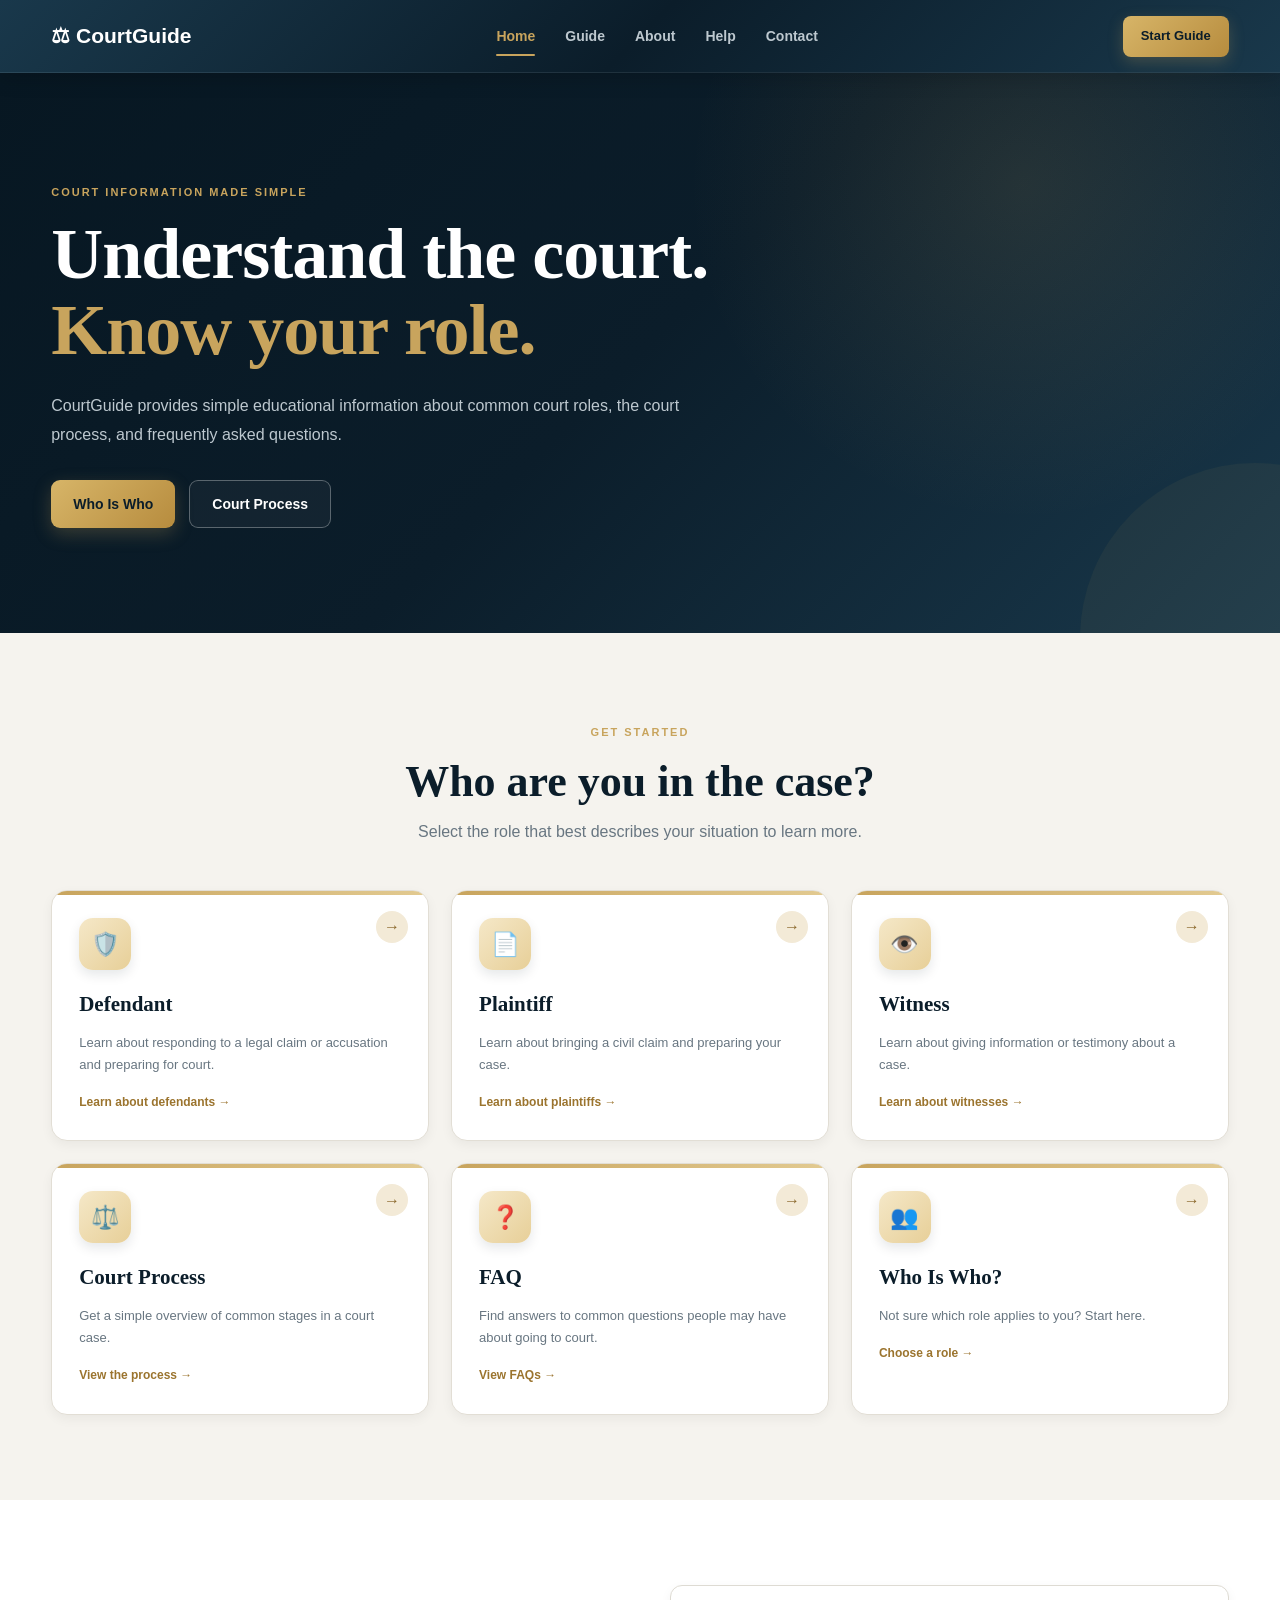
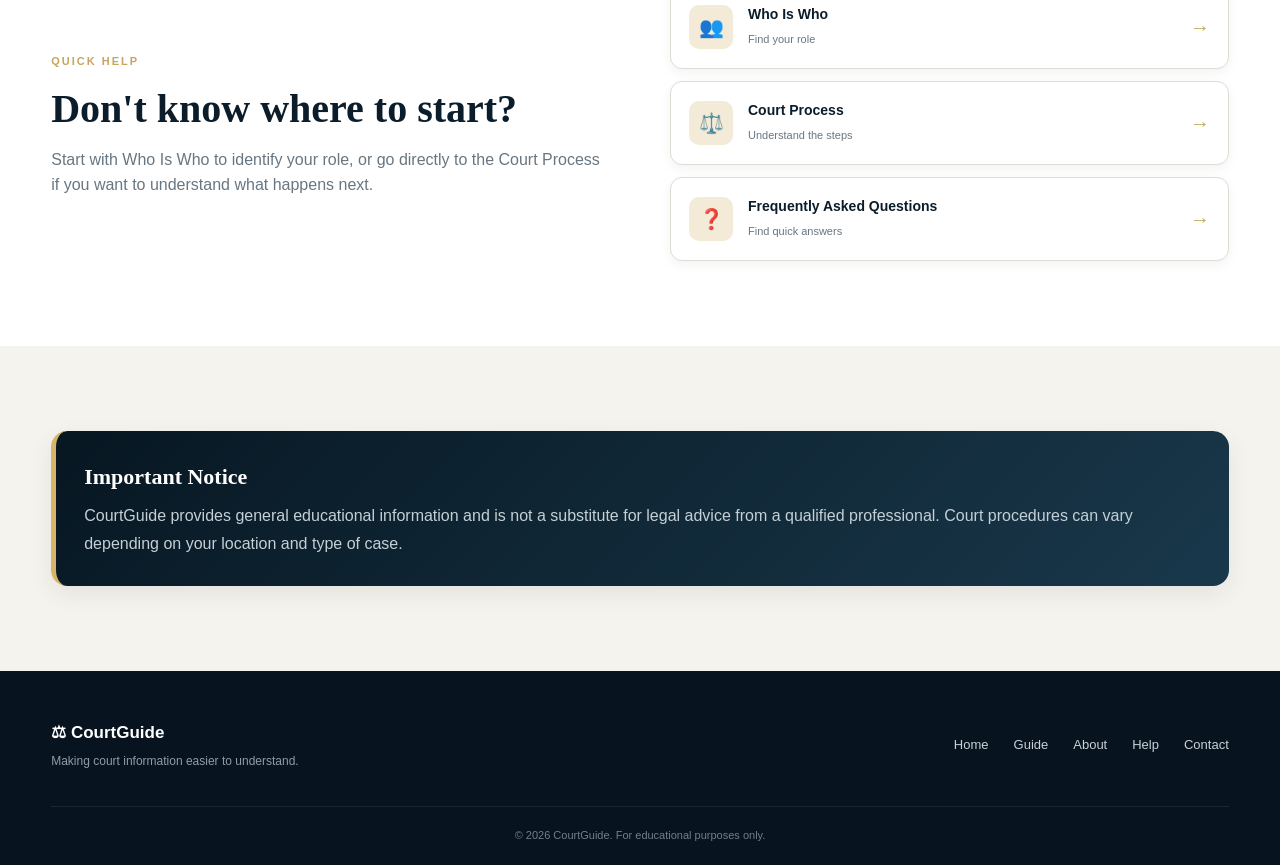
<file: CourtGuideLaw-main/CourtGuideLaw-main/Court Law Guide (2)/Court Law Guide/index.html>
<!DOCTYPE html>
<html lang="en">

<head>
    <meta charset="UTF-8">
    <meta name="viewport" content="width=device-width, initial-scale=1.0">

    <title>CourtGuide - Home</title>

    <link rel="stylesheet" href="style.css">
</head>

<body>

    <!-- =========================
         NAVBAR
    ========================== -->

    <header class="navbar">

        <div class="container nav-container">

            <a href="index.html" class="logo">
                ⚖ CourtGuide
            </a>

            <nav>
                <a href="index.html" class="active">
                    Home
                </a>

                <a href="guide.html">
                    Guide
                </a>

                <a href="about.html">
                    About
                </a>

                <a href="Help.html">
                    Help
                </a>

                <a href="contact.html">
                Contact
            </a>

                 
            </nav>

            <a href="guide.html" class="nav-button">
                Start Guide
            </a>

        </div>

    </header>


    <!-- =========================
         HERO
    ========================== -->

    <section class="hero">

        <div class="container">

            <span class="eyebrow">
                COURT INFORMATION MADE SIMPLE
            </span>

            <h1>
                Understand the court.
                <span>Know your role.</span>
            </h1>

            <p>
                CourtGuide provides simple educational information
                about common court roles, the court process, and
                frequently asked questions.
            </p>

            <div class="hero-buttons">

                <a href="guide.html?section=roles" class="primary-button">
                    Who Is Who
                </a>

                <a href="guide.html?section=process" class="secondary-button">
                    Court Process
                </a>

            </div>

        </div>

    </section>


    <!-- =========================
         WHO IS WHO
    ========================== -->

    <section class="section">

        <div class="container">

            <div class="section-heading">

                <span class="eyebrow">
                    GET STARTED
                </span>

                <h2>
                    Who are you in the case?
                </h2>

                <p>
                    Select the role that best describes your
                    situation to learn more.
                </p>

            </div>


            <div class="info-card-grid">


                <!-- DEFENDANT -->

                <a
                    href="guide.html?section=defendant"
                    class="guide-card home-card">

                    <div class="guide-icon">
                        🛡️
                    </div>

                    <h3>
                        Defendant
                    </h3>

                    <p>
                        Learn about responding to a legal claim
                        or accusation and preparing for court.
                    </p>

                    <span class="card-link">
                        Learn about defendants →
                    </span>

                </a>


                <!-- PLAINTIFF -->

                <a
                    href="guide.html?section=plaintiff"
                    class="guide-card home-card">

                    <div class="guide-icon">
                        📄
                    </div>

                    <h3>
                        Plaintiff
                    </h3>

                    <p>
                        Learn about bringing a civil claim and
                        preparing your case.
                    </p>

                    <span class="card-link">
                        Learn about plaintiffs →
                    </span>

                </a>


                <!-- WITNESS -->

                <a
                    href="guide.html?section=witness"
                    class="guide-card home-card">

                    <div class="guide-icon">
                        👁️
                    </div>

                    <h3>
                        Witness
                    </h3>

                    <p>
                        Learn about giving information or
                        testimony about a case.
                    </p>

                    <span class="card-link">
                        Learn about witnesses →
                    </span>

                </a>


                <!-- COURT PROCESS -->

                <a
                    href="guide.html?section=process"
                    class="guide-card home-card">

                    <div class="guide-icon">
                        ⚖️
                    </div>

                    <h3>
                        Court Process
                    </h3>

                    <p>
                        Get a simple overview of common stages
                        in a court case.
                    </p>

                    <span class="card-link">
                        View the process →
                    </span>

                </a>


                <!-- FAQ -->

                <a
                    href="guide.html?section=faq"
                    class="guide-card home-card">

                    <div class="guide-icon">
                        ❓
                    </div>

                    <h3>
                        FAQ
                    </h3>

                    <p>
                        Find answers to common questions people
                        may have about going to court.
                    </p>

                    <span class="card-link">
                        View FAQs →
                    </span>

                </a>


                <!-- WHO IS WHO -->

                <a
                    href="guide.html?section=roles"
                    class="guide-card">

                    <div class="guide-icon">
                        👥
                    </div>

                    <h3>
                        Who Is Who?
                    </h3>

                    <p>
                        Not sure which role applies to you?
                        Start here.
                    </p>

                    <span class="card-link">
                        Choose a role →
                    </span>

                </a>

            </div>

        </div>

    </section>


    <!-- =========================
         QUICK HELP
    ========================== -->

    <section class="section alternate-section">

        <div class="container">

            <div class="two-column">

                <div>

                    <span class="eyebrow">
                        QUICK HELP
                    </span>

                    <h2>
                        Don't know where to start?
                    </h2>

                    <p>
                        Start with Who Is Who to identify your
                        role, or go directly to the Court Process
                        if you want to understand what happens next.
                    </p>

                </div>


                <div class="quick-links">

                    <a
                        href="guide.html?section=roles"
                        class="quick-link">

                        <span>👥</span>

                        <div>
                            <strong>
                                Who Is Who
                            </strong>

                            <small>
                                Find your role
                            </small>
                        </div>

                        <b>→</b>

                    </a>


                    <a
                        href="guide.html?section=process"
                        class="quick-link">

                        <span>⚖️</span>

                        <div>
                            <strong>
                                Court Process
                            </strong>

                            <small>
                                Understand the steps
                            </small>
                        </div>

                        <b>→</b>

                    </a>


                    <a
                        href="guide.html?section=faq"
                        class="quick-link">

                        <span>❓</span>

                        <div>
                            <strong>
                                Frequently Asked Questions
                            </strong>

                            <small>
                                Find quick answers
                            </small>
                        </div>

                        <b>→</b>

                    </a>

                </div>

            </div>

        </div>

    </section>


    <!-- =========================
         DISCLAIMER
    ========================== -->

    <section class="section">

        <div class="container">

            <div class="disclaimer-box">

                <h3>
                    Important Notice
                </h3>

                <p>
                    CourtGuide provides general educational
                    information and is not a substitute for legal
                    advice from a qualified professional.
                    Court procedures can vary depending on your
                    location and type of case.
                </p>

            </div>

        </div>

    </section>


    <!-- =========================
         FOOTER
    ========================== -->

    <footer>

        <div class="container">

            <div class="footer-content">

                <div>

                    <strong>
                        ⚖ CourtGuide
                    </strong>

                    <p>
                        Making court information easier to understand.
                    </p>

                </div>

                <div class="footer-links">

                    <a href="index.html">
                        Home
                    </a>

                    <a href="guide.html">
                        Guide
                    </a>

                    <a href="about.html">
                        About
                    </a>

                     <a href="Help.html">
                    Help
                    </a>
                    
                    <a href="contact.html">
                    Contact
                    </a>

                </div>

            </div>

            <div class="footer-bottom">
                © 2026 CourtGuide. For educational purposes only.
            </div>

        </div>

    </footer>

</body>

</html>
</file>
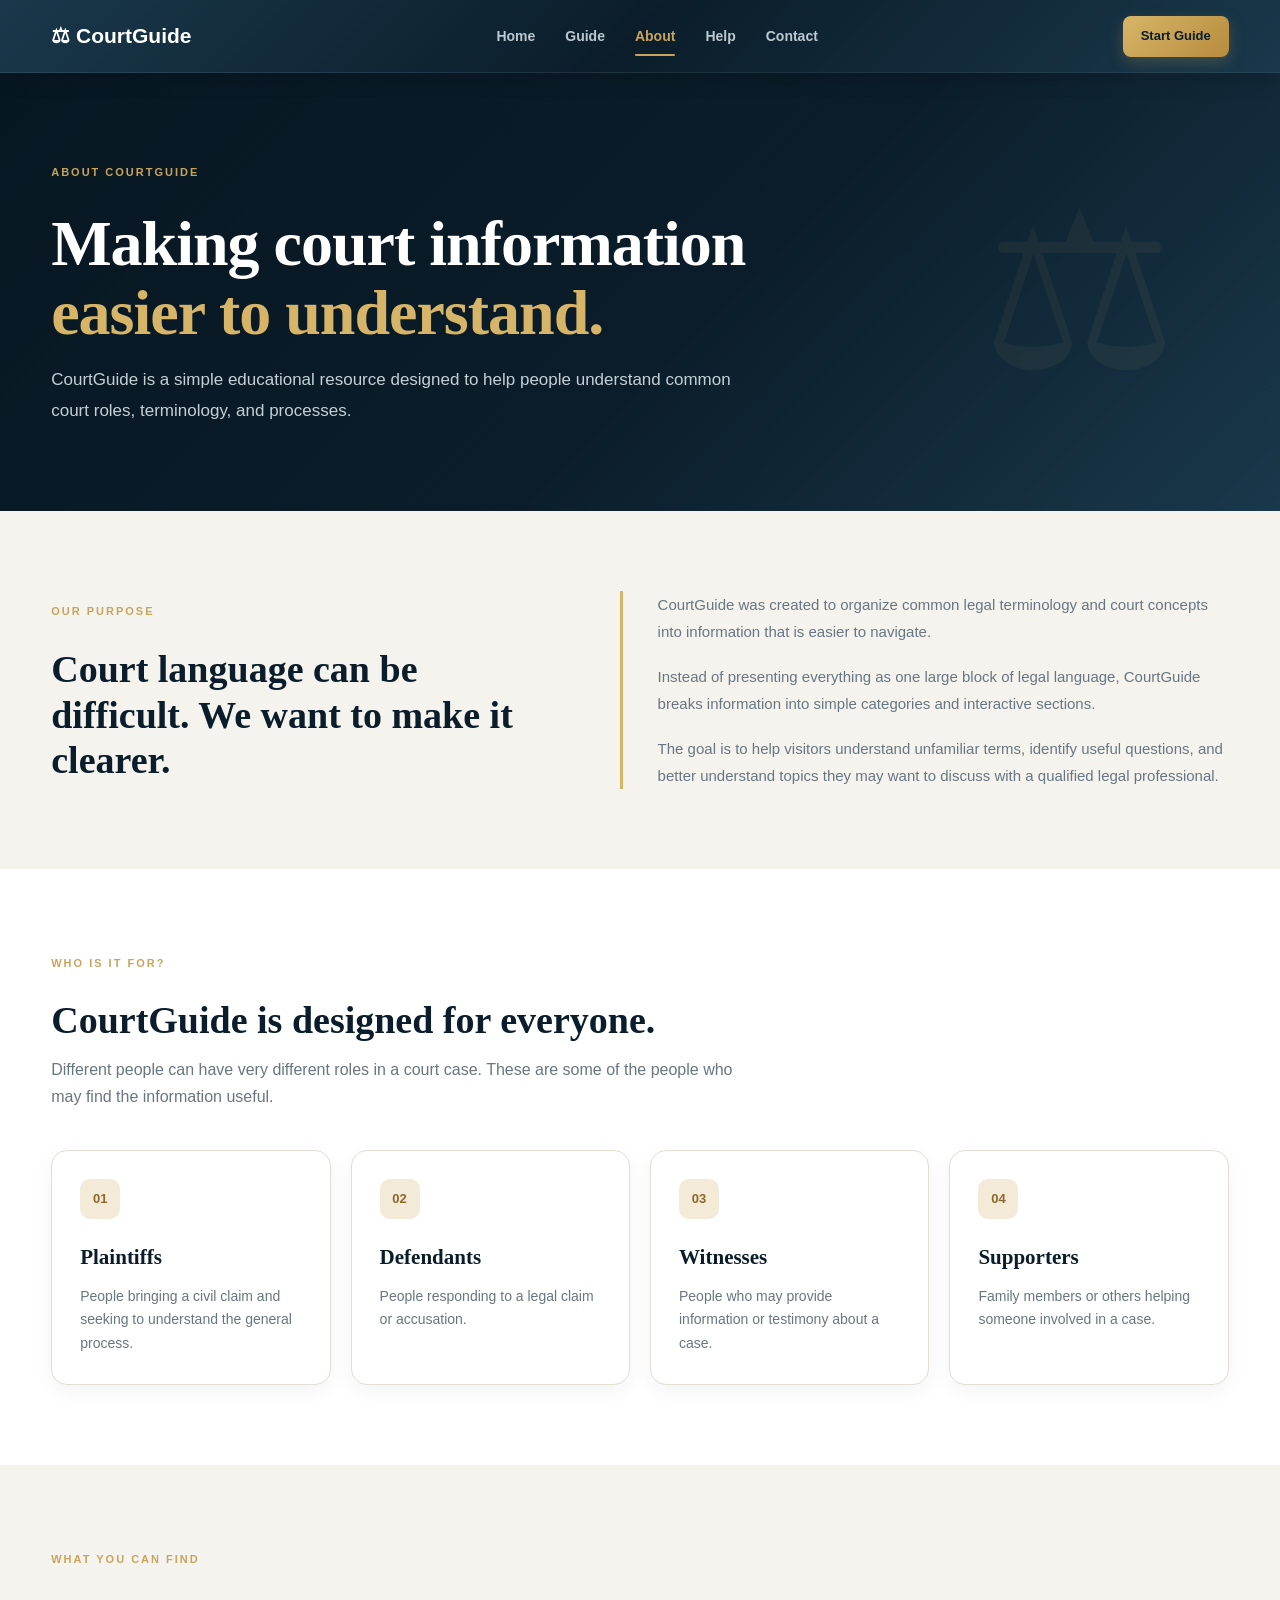
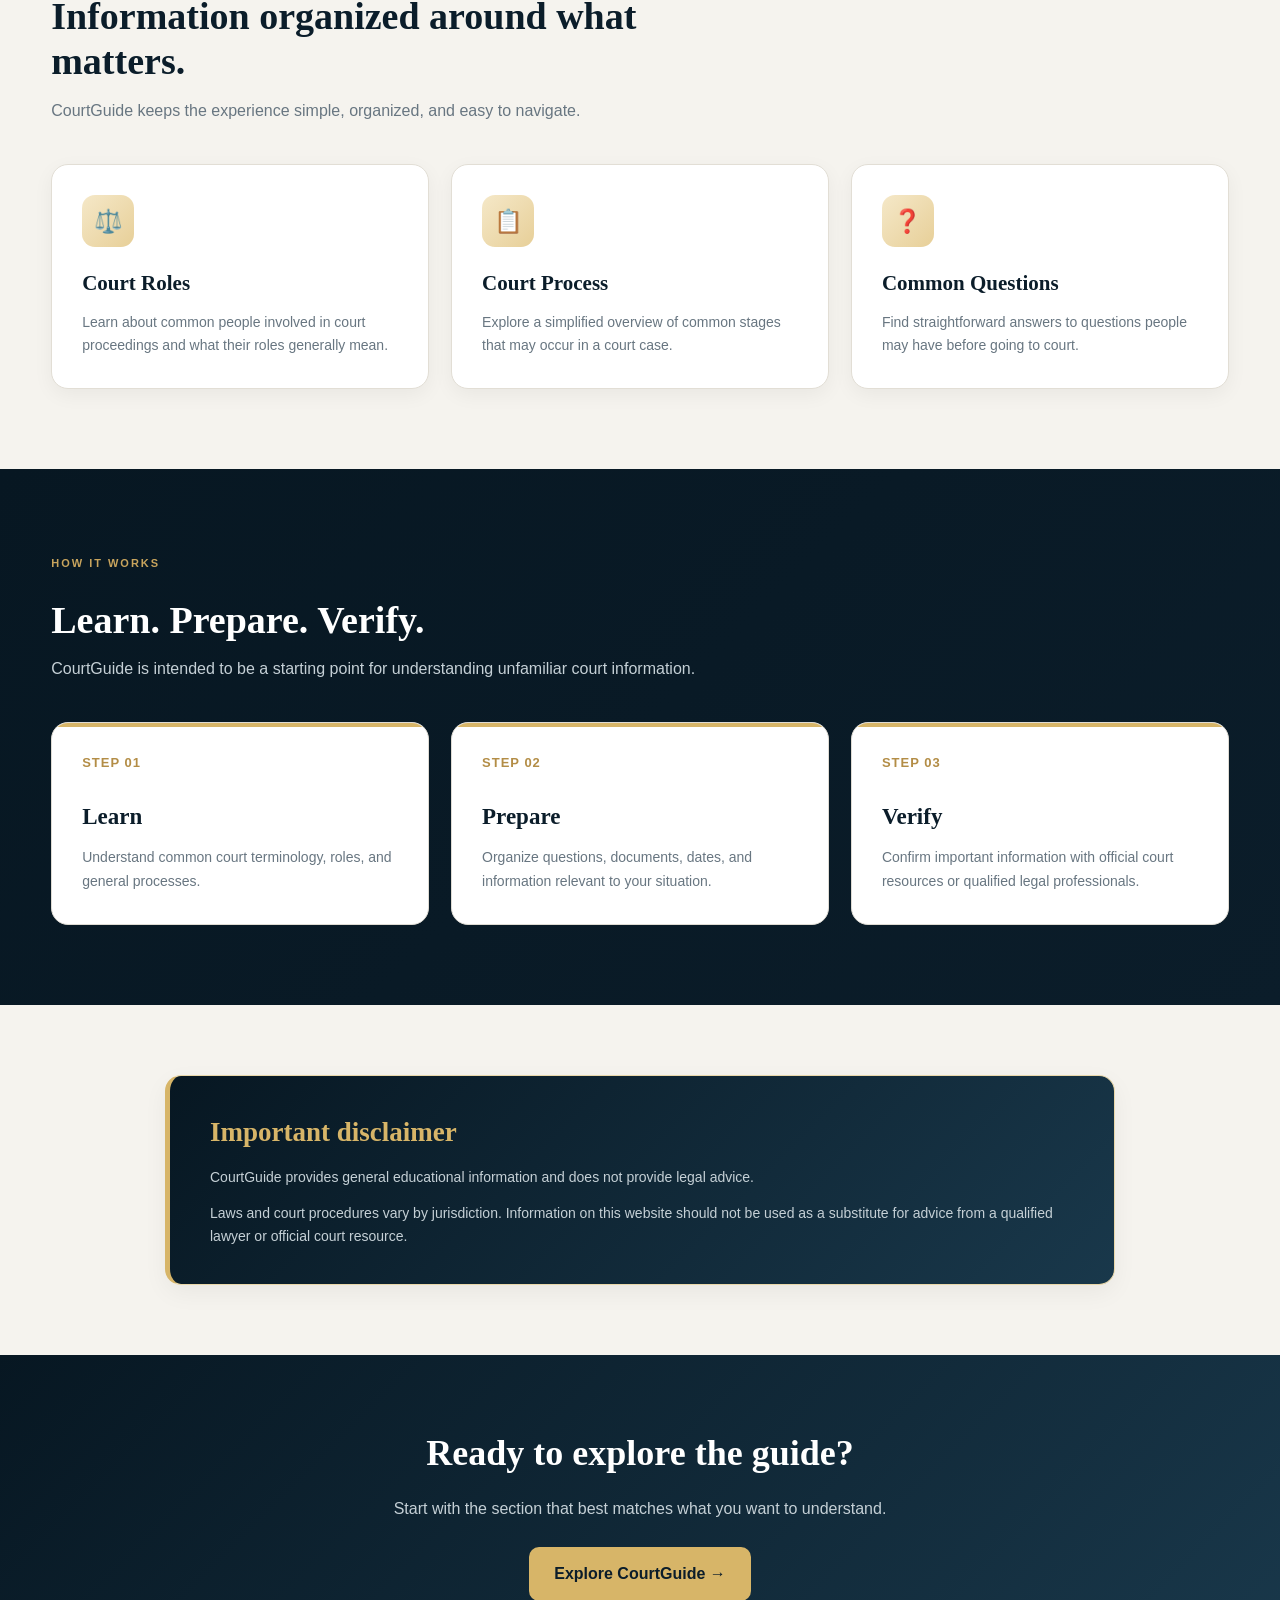
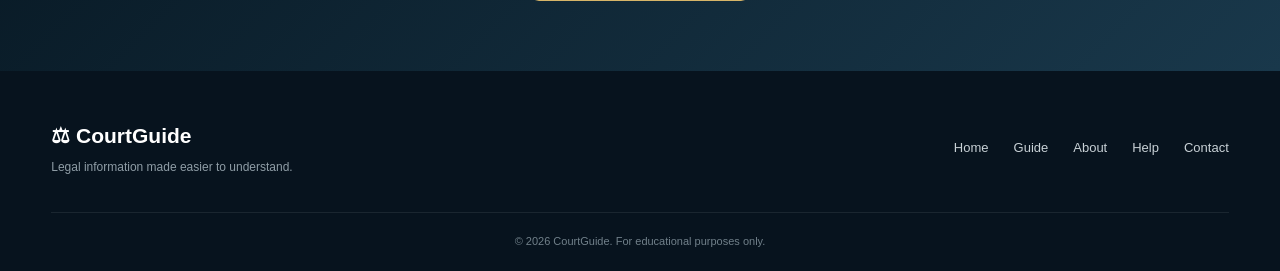
<file: CourtGuideLaw-main/CourtGuideLaw-main/Court Law Guide (2)/Court Law Guide/about.html>
<!DOCTYPE html>

<html lang="en">

<head>
    <meta charset="UTF-8">
    <meta name="viewport" content="width=device-width, initial-scale=1.0">

<title>CourtGuide | About</title>

<link rel="stylesheet" href="style.css">

</head>

<body class="about-page">

<!-- =========================
     NAVBAR
========================= -->

<header class="navbar">

    <div class="container nav-container">

        <a href="index.html" class="logo">
            ⚖ CourtGuide
        </a>

        <nav>

            <a href="index.html">
                Home
            </a>

            <a href="guide.html">
                Guide
            </a>

            <a href="about.html" class="active">
                About
            </a>

            <a href="Help.html">
                    Help
                </a>
            <a href="contact.html">
                Contact
            </a>

        </nav>

        <a href="guide.html" class="nav-button">
            Start Guide
        </a>

    </div>

</header>


<!-- =========================
     HERO
========================= -->

<section class="about-hero">

    <div class="container">

        <div class="about-hero-content">

            <span class="eyebrow">
                ABOUT COURTGUIDE
            </span>

            <h1>
                Making court information
                <span>easier to understand.</span>
            </h1>

            <p>
                CourtGuide is a simple educational resource
                designed to help people understand common
                court roles, terminology, and processes.
            </p>

        </div>

    </div>

</section>

<style>
.feature-icon {
    width: 52px;
    height: 52px;

    display: flex;
    align-items: center;
    justify-content: center;

    margin-bottom: 20px;

    border-radius: 13px;

    background: linear-gradient(135deg, #f5e8c8, #e7cf98);

    font-size: 23px;

    transition:
        transform 0.45s cubic-bezier(0.22, 1, 0.36, 1),
        box-shadow 0.45s ease;
}

.feature-card:hover .feature-icon {
    transform: translateY(-7px) scale(1.08) rotate(-6deg);

    background: linear-gradient(
                135deg,
                #d7b568,
                #f0d99d
            );

    box-shadow:
        0 8px 16px rgba(11, 29, 42, 0.12);
}</style>
<!-- =========================
     PURPOSE
========================= -->

<section class="purpose-section">

    <div class="container">

        <div class="purpose-grid">

            <div class="purpose-heading">

                <span class="eyebrow">
                    OUR PURPOSE
                </span>

                <h2>
                    Court language can be difficult.
                    We want to make it clearer.
                </h2>

            </div>


            <div class="purpose-text">

                <p>
                    CourtGuide was created to organize
                    common legal terminology and court
                    concepts into information that is
                    easier to navigate.
                </p>

                <p>
                    Instead of presenting everything as
                    one large block of legal language,
                    CourtGuide breaks information into
                    simple categories and interactive
                    sections.
                </p>

                <p>
                    The goal is to help visitors understand
                    unfamiliar terms, identify useful
                    questions, and better understand topics
                    they may want to discuss with a
                    qualified legal professional.
                </p>

            </div>

        </div>

    </div>

</section>


<!-- =========================
     WHO IS IT FOR
========================= -->

<section class="about-section light">

    <div class="container">

        <div class="about-section-heading">

            <span class="eyebrow">
                WHO IS IT FOR?
            </span>

            <h2>
                CourtGuide is designed for everyone.
            </h2>

            <p>
                Different people can have very different
                roles in a court case. These are some of
                the people who may find the information
                useful.
            </p>

        </div>


        <div class="audience-grid">

            <div class="audience-card">

                <span class="audience-number">
                    01
                </span>

                <h3>
                    Plaintiffs
                </h3>

                <p>
                    People bringing a civil claim and
                    seeking to understand the general
                    process.
                </p>

            </div>


            <div class="audience-card">

                <span class="audience-number">
                    02
                </span>

                <h3>
                    Defendants
                </h3>

                <p>
                    People responding to a legal claim
                    or accusation.
                </p>

            </div>


            <div class="audience-card">

                <span class="audience-number">
                    03
                </span>

                <h3>
                    Witnesses
                </h3>

                <p>
                    People who may provide information
                    or testimony about a case.
                </p>

            </div>


            <div class="audience-card">

                <span class="audience-number">
                    04
                </span>

                <h3>
                    Supporters
                </h3>

                <p>
                    Family members or others helping
                    someone involved in a case.
                </p>

            </div>

        </div>

    </div>

</section>


<!-- =========================
     FEATURES
========================= -->

<section class="about-section">

    <div class="container">

        <div class="about-section-heading">

            <span class="eyebrow">
                WHAT YOU CAN FIND
            </span>

            <h2>
                Information organized around what matters.
            </h2>

            <p>
                CourtGuide keeps the experience simple,
                organized, and easy to navigate.
            </p>

        </div>


        <div class="feature-grid">

            <div class="feature-card">

                <div class="feature-icon">
                    ⚖️
                </div>

                <h3>
                    Court Roles
                </h3>

                <p>
                    Learn about common people involved
                    in court proceedings and what their
                    roles generally mean.
                </p>

            </div>


            <div class="feature-card">

                <div class="feature-icon">
                    📋
                </div>

                <h3>
                    Court Process
                </h3>

                <p>
                    Explore a simplified overview of
                    common stages that may occur in a
                    court case.
                </p>

            </div>


            <div class="feature-card">

                <div class="feature-icon">
                    ❓
                </div>

                <h3>
                    Common Questions
                </h3>

                <p>
                    Find straightforward answers to
                    questions people may have before
                    going to court.
                </p>

            </div>

        </div>

    </div>

</section>


<!-- =========================
     HOW IT WORKS
========================= -->

<section class="about-section dark">

    <div class="container">

        <div class="about-section-heading">

            <span class="eyebrow">
                HOW IT WORKS
            </span>

            <h2>
                Learn. Prepare. Verify.
            </h2>

            <p>
                CourtGuide is intended to be a starting
                point for understanding unfamiliar court
                information.
            </p>

        </div>


        <div class="how-grid">

            <div class="how-card">

                <span class="how-number">
                    STEP 01
                </span>

                <h3>
                    Learn
                </h3>

                <p>
                    Understand common court terminology,
                    roles, and general processes.
                </p>

            </div>


            <div class="how-card">

                <span class="how-number">
                    STEP 02
                </span>

                <h3>
                    Prepare
                </h3>

                <p>
                    Organize questions, documents,
                    dates, and information relevant
                    to your situation.
                </p>

            </div>


            <div class="how-card">

                <span class="how-number">
                    STEP 03
                </span>

                <h3>
                    Verify
                </h3>

                <p>
                    Confirm important information with
                    official court resources or qualified
                    legal professionals.
                </p>

            </div>

        </div>

    </div>

</section>


<!-- =========================
     DISCLAIMER
========================= -->

<section class="about-disclaimer">

    <div class="container">

        <div class="about-disclaimer-box">

            <h2>
                Important disclaimer
            </h2>

            <p>
                CourtGuide provides general educational
                information and does not provide legal advice.
            </p>

            <p>
                Laws and court procedures vary by jurisdiction.
                Information on this website should not be used
                as a substitute for advice from a qualified
                lawyer or official court resource.
            </p>

        </div>

    </div>

</section>


<!-- =========================
     CTA
========================= -->

<section class="about-cta">

    <div class="container">

        <h2>
            Ready to explore the guide?
        </h2>

        <p>
            Start with the section that best matches
            what you want to understand.
        </p>

        <a
            href="guide.html"
            class="about-cta-button">
            Explore CourtGuide →
        </a>

    </div>

</section>


<!-- =========================
     FOOTER
========================= -->

<footer>

    <div class="container footer-content">

        <div>

            <a
                href="index.html"
                class="logo">
                ⚖ CourtGuide
            </a>

            <p>
                Legal information made easier to understand.
            </p>

        </div>


        <div class="footer-links">

            <a href="index.html">
                Home
            </a>

            <a href="guide.html">
                Guide
            </a>

            <a href="about.html">
                About
            </a>

             <a href="Help.html">
                 Help
             </a>
                    
             <a href="contact.html">
                 Contact
             </a>

        </div>

    </div>


    <div class="container">

        <div class="footer-bottom">
            © 2026 CourtGuide. For educational purposes only.
        </div>

    </div>

</footer>

</body>

</html>
</file>
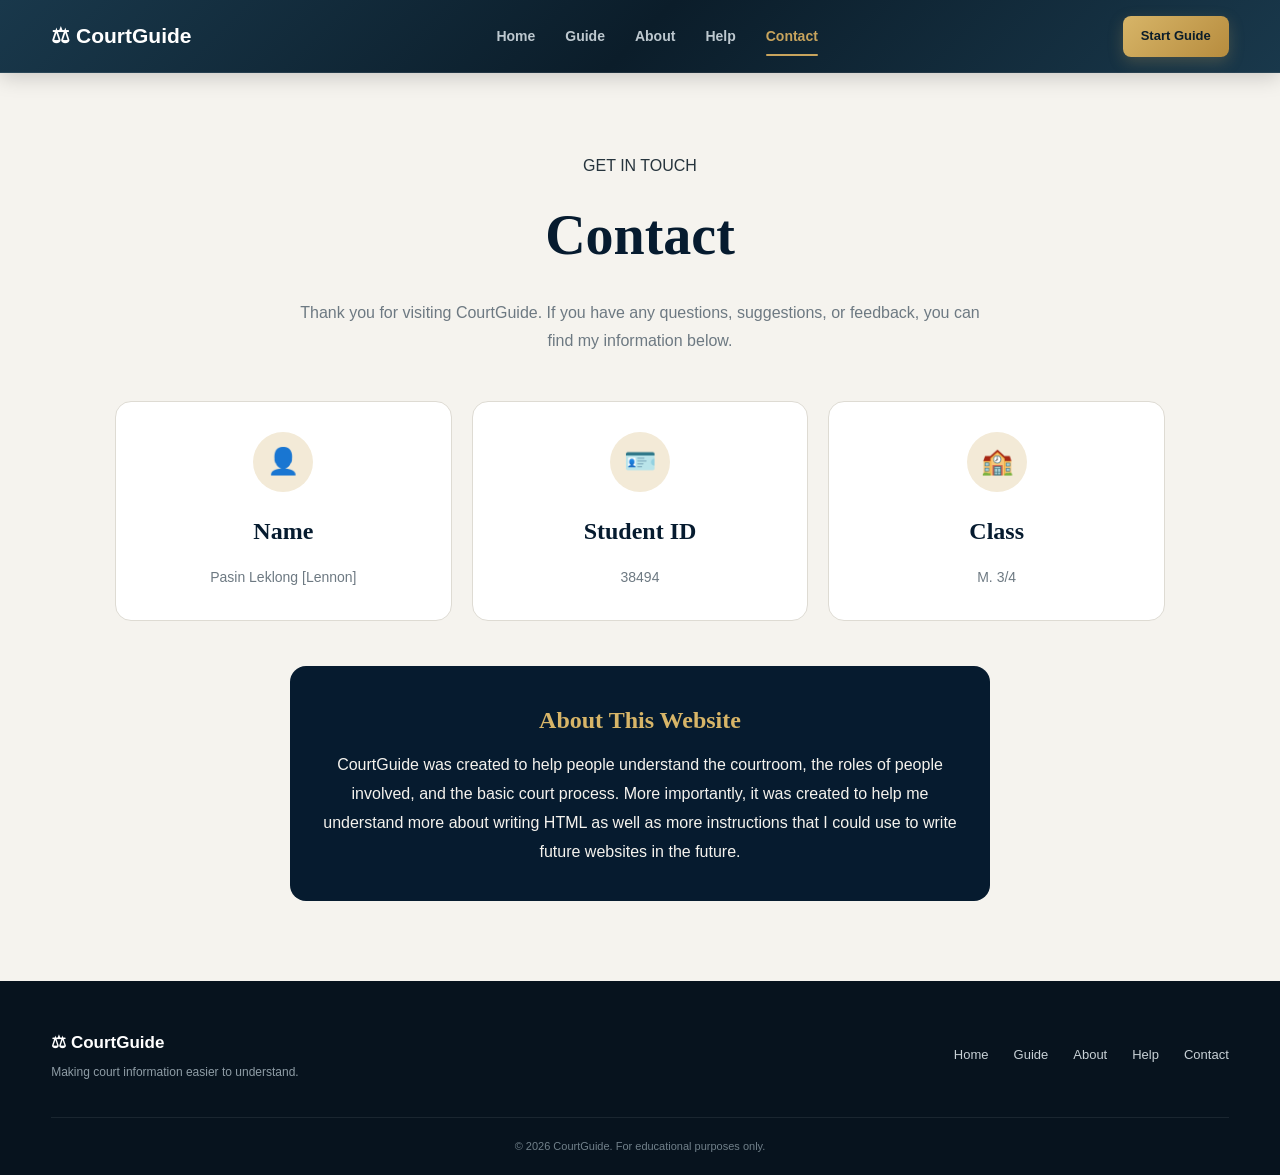
<file: CourtGuideLaw-main/CourtGuideLaw-main/Court Law Guide (2)/Court Law Guide/Contact.html>
<!DOCTYPE html>
<html lang="en">

<head>
    <meta charset="UTF-8">
    <meta name="viewport" content="width=device-width, initial-scale=1.0">
    <title>CourtGuide | Contact</title>
    <link rel="stylesheet" href="style.css">
</head>

<body>

    <header class="navbar">
        <div class="container nav-container">

            <div class="logo">⚖ CourtGuide</div>

            <nav>
                <a href="index.html">Home</a>
                <a href="guide.html">Guide</a>
                <a href="about.html">About</a>
                <a href="Help.html">Help</a>
                <a href="contact.html" class="active">Contact</a>
            </nav>

            <a href="guide.html" class="nav-button">Start Guide</a>

        </div>
    </header>

    <main class="contact-page">

        <section class="contact-hero">
            <span class="section-label">GET IN TOUCH</span>

            <h1>Contact</h1>

            <p>
                Thank you for visiting CourtGuide. If you have any questions,
                suggestions, or feedback, you can find my information below.
            </p>
        </section>

        <section class="contact-container">

            <div class="contact-card">
                <div class="contact-icon">👤</div>
                <h2>Name</h2>
                <p>Pasin Leklong [Lennon]</p>
            </div>

            <div class="contact-card">
                <div class="contact-icon">🪪</div>
                <h2>Student ID</h2>
                <p>38494</p>
            </div>

            <div class="contact-card">
                <div class="contact-icon">🏫</div>
                <h2>Class</h2>
                <p>M. 3/4</p>
            </div>

        </section>

        <section class="contact-message">
            <h2>About This Website</h2>

            <p>
                CourtGuide was created to help people understand the courtroom,
                the roles of people involved, and the basic court process. More importantly,
                it was created to help me understand more about writing HTML as well as more instructions
                that I could use to write future websites in the future.
            </p>
        </section>

    </main>

     <footer>

        <div class="container">

            <div class="footer-content">

                <div>

                    <strong>
                        ⚖ CourtGuide
                    </strong>

                    <p>
                        Making court information easier to understand.
                    </p>

                </div>

                <div class="footer-links">

                    <a href="index.html">
                        Home
                    </a>

                    <a href="guide.html">
                        Guide
                    </a>

                    <a href="about.html">
                        About
                    </a>

                    <a href="Help.html">
                    Help
                    </a>

                    <a href="contact.html">
                    Contact
                    </a>

                </div>

            </div>

            <div class="footer-bottom">
                © 2026 CourtGuide. For educational purposes only.
            </div>

        </div>

    </footer>
</body>

</html>
</file>
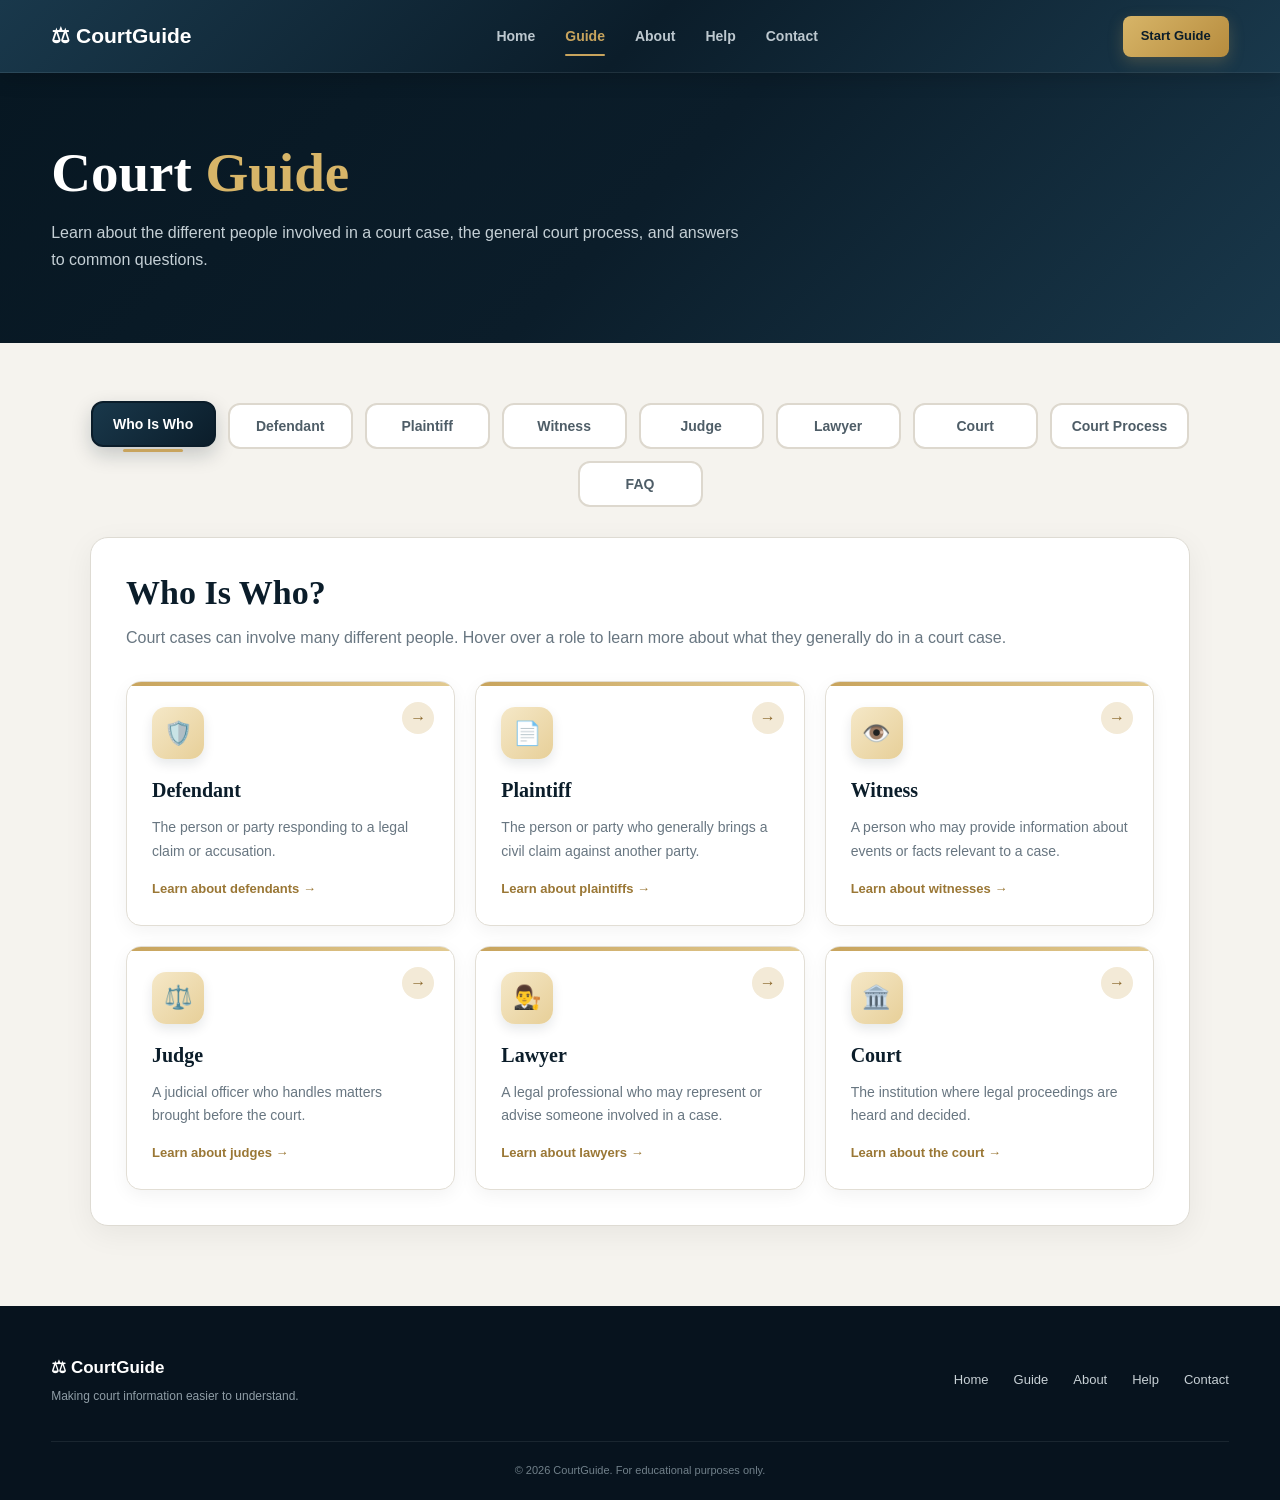
<file: CourtGuideLaw-main/CourtGuideLaw-main/Court Law Guide (2)/Court Law Guide/guide.html>
<!DOCTYPE html>

<html lang="en">

<head>
    <meta charset="UTF-8">
    <meta name="viewport" content="width=device-width, initial-scale=1.0">


<title>CourtGuide - Guide</title>

<link rel="stylesheet" href="style.css">

<style>

    /* =========================
       GUIDE PAGE
    ========================= */

    .guide-page {
        background: #f5f3ee;
    }

    .guide-header {
        background: linear-gradient(
            135deg,
            #071722,
            #0b1d2a,
            #19384b
        );

        color: white;
        padding: 70px 0;
    }

    .guide-header h1 {
        margin: 0 0 15px;

        font-family:
            Georgia,
            "Times New Roman",
            serif;

        font-size: 55px;
    }

    .guide-header h1 span {
        color: #d7b568;
    }

    .guide-header p {
        max-width: 700px;

        color: #c5d0d6;

        line-height: 1.7;

        margin: 0;
    }


    /* =========================
       GUIDE CONTENT
    ========================= */

    .guide-content {
        padding: 60px 0 80px;
    }


    /* =========================
       GUIDE TABS
    ========================= */

    .guide-tabs {
        display: flex;
        justify-content: center;
        align-items: center;
        flex-wrap: wrap;

        gap: 12px;

        margin-bottom: 30px;
    }

    .guide-tab {
        padding: 13px 20px;

        border: 2px solid #ddd8ce;
        border-radius: 12px;

        background: white;
        color: #4e5d67;

        font-size: 14px;
        font-weight: bold;

        cursor: pointer;

        transition: 0.25s ease;
    }

    .guide-tab:hover {
        background: #faf5e9;
        border-color: #c8a45d;
        color: #8b682c;

        transform: translateY(-2px);
    }

    .guide-tab.active {
        background: linear-gradient(
            135deg,
            #19384b,
            #0b1d2a
        );

        color: white;
        border-color: #0b1d2a;

        box-shadow:
            0 8px 20px rgba(11, 29, 42, 0.2);
    }


    /* =========================
       GUIDE SECTIONS
    ========================= */

    .guide-section {
        display: none;

        max-width: 1100px;

        margin: 0 auto;

        padding: 35px;

        background: white;

        border: 1px solid #dedbd3;
        border-radius: 18px;

        box-shadow:
            0 8px 30px rgba(0, 0, 0, 0.06);

        animation: guideFade 0.3s ease;
    }

    .guide-section.active {
        display: block;
    }

    @keyframes guideFade {

        from {
            opacity: 0;
            transform: translateY(10px);
        }

        to {
            opacity: 1;
            transform: translateY(0);
        }

    }

    .guide-section h2 {
        margin: 0 0 10px;

        color: #0b1d2a;

        font-family:
            Georgia,
            "Times New Roman",
            serif;

        font-size: 34px;
    }

    .guide-intro {
        color: #687681;

        line-height: 1.7;

        margin-bottom: 30px;
    }


    /* =========================
       CARDS
    ========================= */

    .guide-cards {
        display: grid;

        grid-template-columns:
            repeat(3, 1fr);

        gap: 20px;
    }

    .guide-card {
        display: block;

        width: 100%;

        padding: 25px;

        box-sizing: border-box;

        position: relative;

        background: white;

        border: 1px solid #e2ded5;
        border-radius: 15px;

        box-shadow:
            0 5px 18px rgba(0, 0, 0, 0.05);

        text-decoration: none;
        color: inherit;

        transition:
            transform 0.25s ease,
            border-color 0.25s ease,
            box-shadow 0.25s ease;
    }

    .guide-card:hover {
        transform: translateY(-6px);

        border-color: #c8a45d;

        box-shadow:
            0 14px 30px rgba(11, 29, 42, 0.12);
    }


    /* =========================
       HOVER MORE INFORMATION
    ========================= */

    .more-info {
        max-height: 0;

        opacity: 0;

        overflow: hidden;

        margin-top: 0;

        color: #52616b;

        font-size: 13px;

        line-height: 1.6;

        transition:
            max-height 0.35s ease,
            opacity 0.3s ease,
            margin-top 0.3s ease;
    }

    .guide-card:hover .more-info {
        max-height: 180px;

        opacity: 1;

        margin-top: 15px;
    }


    /* =========================
       ICONS
    ========================= */

    .guide-icon {
        width: 52px;
        height: 52px;

        display: flex;
        align-items: center;
        justify-content: center;

        margin-bottom: 15px;

        border-radius: 14px;

        background:
            linear-gradient(
                135deg,
                #f5e8c8,
                #e7cf98
            );

        color: #0b1d2a;

        font-size: 23px;

        box-shadow:
            0 5px 12px rgba(11, 29, 42, 0.10);

        animation:
            iconFloat 3s ease-in-out infinite;

        transition:
            transform 0.3s ease,
            background 0.3s ease,
            box-shadow 0.3s ease;
    }

    @keyframes iconFloat {

        0%,
        100% {
            transform: translateY(0);
        }

        50% {
            transform: translateY(-5px);
        }

    }

    .guide-card:hover .guide-icon {
        animation: none;

        transform:
            translateY(-7px)
            rotate(-6deg)
            scale(1.08);

        background:
            linear-gradient(
                135deg,
                #d7b568,
                #f0d99d
            );

        box-shadow:
            0 12px 24px rgba(11, 29, 42, 0.20);
    }


    /* =========================
       CARD TEXT
    ========================= */

    .guide-card h3 {
        margin: 0 0 10px;

        color: #0b1d2a;

        font-family:
            Georgia,
            "Times New Roman",
            serif;

        font-size: 20px;
    }

    .guide-card p {
        margin: 0;

        color: #687681;

        font-size: 14px;

        line-height: 1.7;
    }

    .card-action {
        display: block;

        margin-top: 15px;

        color: #9a7735;

        font-size: 13px;

        font-weight: 700;

        transition: 0.25s ease;
    }

    .guide-card:hover .card-action {
        color: #0b1d2a;

        transform: translateX(5px);
    }


    /* =========================
       SPECIAL CARDS
    ========================= */

    .guide-card.warning {
        background: #fff8e8;

        border-color: #ead8aa;
    }

    .guide-card.success {
        background: #f0faf5;

        border-color: #c9e4d5;
    }


    /* =========================
       COURT PROCESS
    ========================= */

    .process-note {
        margin-top: 25px;

        padding: 25px;

        background:
            linear-gradient(
                135deg,
                #071722,
                #19384b
            );

        color: white;

        border-radius: 15px;
    }

    .process-note h3 {
        margin: 0 0 8px;

        font-family:
            Georgia,
            "Times New Roman",
            serif;
    }

    .process-note p {
        margin: 0;

        color: #c5d0d6;

        line-height: 1.7;
    }


    /* =========================
       FAQ
    ========================= */

    .faq-list {
        display: flex;

        flex-direction: column;

        gap: 12px;
    }

    .faq-item {
        overflow: hidden;

        border: 1px solid #dedbd3;

        border-radius: 13px;

        background: white;

        transition: 0.2s ease;
    }

    .faq-item:hover {
        border-color: #c8a45d;

        box-shadow:
            0 5px 18px rgba(0, 0, 0, 0.06);
    }

    .faq-question {
        width: 100%;

        min-height: 65px;

        padding: 17px 20px;

        display: flex;

        align-items: center;

        justify-content: space-between;

        gap: 20px;

        border: none;

        background: white;

        color: #0b1d2a;

        text-align: left;

        font-size: 14px;

        font-weight: bold;

        cursor: pointer;
    }

    .faq-plus {
        flex-shrink: 0;

        width: 34px;
        height: 34px;

        display: flex;

        align-items: center;

        justify-content: center;

        border-radius: 50%;

        background: #f1e8d5;

        color: #8b682c;

        font-size: 21px;

        transition: 0.25s ease;
    }

    .faq-question.open .faq-plus {
        transform: rotate(45deg);

        background: #d7b568;

        color: #0b1d2a;
    }

    .faq-answer {
        max-height: 0;

        overflow: hidden;

        background: #faf9f5;

        transition:
            max-height 0.3s ease;
    }

    .faq-answer p {
        margin: 0;

        padding: 0 20px 20px;

        color: #687681;

        line-height: 1.7;

        font-size: 14px;
    }


    /* =========================
       MOBILE
    ========================= */

    @media (max-width: 900px) {

        .guide-cards {
            grid-template-columns:
                repeat(2, 1fr);
        }

    }

    @media (max-width: 600px) {

        .guide-header h1 {
            font-size: 42px;
        }

        .guide-cards {
            grid-template-columns: 1fr;
        }

        .guide-section {
            padding: 22px;
        }

        .guide-tab {
            width: 100%;
        }

        .more-info {
            max-height: none;

            opacity: 1;

            margin-top: 15px;
        }

    }

    @media (prefers-reduced-motion: reduce) {

        .guide-icon {
            animation: none;
        }

        .guide-card:hover .guide-icon {
            transform: none;
        }

        .more-info {
            transition: none;
        }

    }

</style>


</head>

<body class="guide-page">

<!-- =========================
     NAVBAR
========================= -->

<header class="navbar">


<div class="container nav-container">

    <a href="index.html" class="logo">
        ⚖ CourtGuide
    </a>

    <nav>

        <a href="index.html">
            Home
        </a>

        <a href="guide.html" class="active">
            Guide
        </a>

        <a href="about.html">
            About
        </a>

        <a href="Help.html">
            Help
        </a>

        <a href="contact.html">
                Contact
            </a>

    </nav>

    <a href="guide.html" class="nav-button">
        Start Guide
    </a>

</div>


</header>

<!-- =========================
     GUIDE HEADER
========================= -->

<section class="guide-header">


<div class="container">

    <h1>
        Court <span>Guide</span>
    </h1>

    <p>
        Learn about the different people involved in a
        court case, the general court process, and answers
        to common questions.
    </p>

</div>


</section>

<!-- =========================
     MAIN GUIDE
========================= -->

<main class="guide-content">

<div class="container">


<!-- =========================
     TABS
========================= -->

<div class="guide-tabs">

    <button
        class="guide-tab"
        data-section="roles"
        onclick="openGuide('roles', this)">
        Who Is Who
    </button>

    <button
        class="guide-tab"
        data-section="defendant"
        onclick="openGuide('defendant', this)">
        Defendant
    </button>

    <button
        class="guide-tab"
        data-section="plaintiff"
        onclick="openGuide('plaintiff', this)">
        Plaintiff
    </button>

    <button
        class="guide-tab"
        data-section="witness"
        onclick="openGuide('witness', this)">
        Witness
    </button>

    <button
        class="guide-tab"
        data-section="judge"
        onclick="openGuide('judge', this)">
        Judge
    </button>

    <button
        class="guide-tab"
        data-section="lawyer"
        onclick="openGuide('lawyer', this)">
        Lawyer
    </button>

    <button
        class="guide-tab"
        data-section="court"
        onclick="openGuide('court', this)">
        Court
    </button>

    <button
        class="guide-tab"
        data-section="process"
        onclick="openGuide('process', this)">
        Court Process
    </button>

    <button
        class="guide-tab"
        data-section="faq"
        onclick="openGuide('faq', this)">
        FAQ
    </button>

</div>


<!-- ==================================================
     WHO IS WHO
================================================== -->

<section id="roles" class="guide-section">

    <h2>
        Who Is Who?
    </h2>

    <p class="guide-intro">
        Court cases can involve many different people.
        Hover over a role to learn more about what they
        generally do in a court case.
    </p>


    <div class="guide-cards">


        <a
            href="guide.html?section=defendant"
            class="guide-card">

            <div class="guide-icon">
                🛡️
            </div>

            <h3>
                Defendant
            </h3>

            <p>
                The person or party responding to a
                legal claim or accusation.
            </p>

            <div class="more-info">
                A defendant may need to respond to court
                documents, attend hearings, present evidence,
                and follow important court deadlines.
            </div>

            <span class="card-action">
                Learn about defendants →
            </span>

        </a>


        <a
            href="guide.html?section=plaintiff"
            class="guide-card">

            <div class="guide-icon">
                📄
            </div>

            <h3>
                Plaintiff
            </h3>

            <p>
                The person or party who generally brings
                a civil claim against another party.
            </p>

            <div class="more-info">
                A plaintiff generally starts a civil case
                by making a legal claim and may need to
                provide evidence supporting that claim.
            </div>

            <span class="card-action">
                Learn about plaintiffs →
            </span>

        </a>


        <a
            href="guide.html?section=witness"
            class="guide-card">

            <div class="guide-icon">
                👁️
            </div>

            <h3>
                Witness
            </h3>

            <p>
                A person who may provide information
                about events or facts relevant to a case.
            </p>

            <div class="more-info">
                A witness may be asked questions about
                what they personally saw, heard, experienced,
                or otherwise know about the case.
            </div>

            <span class="card-action">
                Learn about witnesses →
            </span>

        </a>


        <a
            href="guide.html?section=judge"
            class="guide-card">

            <div class="guide-icon">
                ⚖️
            </div>

            <h3>
                Judge
            </h3>

            <p>
                A judicial officer who handles matters
                brought before the court.
            </p>

            <div class="more-info">
                A judge may manage court proceedings,
                consider evidence and arguments, interpret
                applicable law, and issue decisions or orders.
            </div>

            <span class="card-action">
                Learn about judges →
            </span>

        </a>


        <a
            href="guide.html?section=lawyer"
            class="guide-card">

            <div class="guide-icon">
                👨‍⚖️
            </div>

            <h3>
                Lawyer
            </h3>

            <p>
                A legal professional who may represent
                or advise someone involved in a case.
            </p>

            <div class="more-info">
                A lawyer may explain legal options, prepare
                documents, communicate with other parties,
                and represent a client during proceedings.
            </div>

            <span class="card-action">
                Learn about lawyers →
            </span>

        </a>


        <a
            href="guide.html?section=court"
            class="guide-card">

            <div class="guide-icon">
                🏛️
            </div>

            <h3>
                Court
            </h3>

            <p>
                The institution where legal proceedings
                are heard and decided.
            </p>

            <div class="more-info">
                Courts provide the formal setting for legal
                proceedings, manage cases and hearings, and
                may issue judgments, orders, or other decisions.
            </div>

            <span class="card-action">
                Learn about the court →
            </span>

        </a>

    </div>

</section>


<!-- ==================================================
     DEFENDANT
================================================== -->

<section id="defendant" class="guide-section">

    <h2>
        Defendant Guide
    </h2>

    <p class="guide-intro">
        A defendant is generally the person or party
        responding to a legal claim or accusation.
    </p>

    <div class="guide-cards">


        <div class="guide-card">

            <div class="guide-icon">
                📄
            </div>

            <h3>
                Read Your Documents
            </h3>

            <p>
                Carefully review summonses, complaints,
                charges, notices, and other court documents.
            </p>

            <div class="more-info">
                Review your court papers carefully. They can
                explain what the case is about, what you may
                need to do, and when action may be required.
            </div>

        </div>


        <div class="guide-card">

            <div class="guide-icon">
                📅
            </div>

            <h3>
                Know Your Deadlines
            </h3>

            <p>
                Check your official documents for response
                deadlines, hearings, and important dates.
            </p>

            <div class="more-info">
                Write important dates on a calendar and check
                your official documents regularly so that you
                do not overlook a required response or hearing.
             </div>
            <div class="organize-button-container">
    <a
        href="https://mixboyzzz.github.io/GPA-saviour/gpa%20saviour/home.html"
        class="organize-button"
        target="_blank"
        rel="noopener noreferrer">
        Organize Here →
    </a>
</div>
</div>


        <div class="guide-card">

            <div class="guide-icon">
                📁
            </div>

            <h3>
                Organize Evidence
            </h3>

            <p>
                Keep relevant documents, photographs,
                messages, and records organized.
            </p>

            <div class="more-info">
                Keep important evidence together and label
                files clearly. Organized records can make it
                easier to locate information when needed.
            </div>

        </div>


        <div class="guide-card">

            <div class="guide-icon">
                🏛️
            </div>

            <h3>
                Attend Court
            </h3>

            <p>
                Follow the instructions in your official
                court documents and arrive prepared.
            </p>

            <div class="more-info">
                Check the correct date, time, location, and
                any instructions provided by the court. Allow
                extra time for travel and court procedures.
            </div>

        </div>


        <div class="guide-card warning">

            <div class="guide-icon">
                ⚠️
            </div>

            <h3>
                Don't Ignore Notices
            </h3>

            <p>
                Court notices may contain important
                deadlines or instructions.
            </p>

            <div class="more-info">
                Read notices as soon as you receive them.
                If you are unsure what a notice means,
                consider contacting the court or a qualified
                legal professional for appropriate guidance.
            </div>

        </div>


        <div class="guide-card success">

            <div class="guide-icon">
                ✓
            </div>

            <h3>
                Stay Organized
            </h3>

            <p>
                Keep copies of documents, evidence,
                correspondence, and court orders together.
            </p>

            <div class="more-info">
                Create a folder for your case and keep
                important paperwork in date order. Keep
                copies of anything you submit or receive.
            </div>

        </div>

    </div>

</section>


<!-- ==================================================
     PLAINTIFF
================================================== -->

<section id="plaintiff" class="guide-section">

    <h2>
        Plaintiff Guide
    </h2>

    <p class="guide-intro">
        A plaintiff is generally the person or party
        who brings a civil claim against another party.
    </p>

    <div class="guide-cards">


        <div class="guide-card">

            <div class="guide-icon">
                📝
            </div>

            <h3>
                Understand Your Claim
            </h3>

            <p>
                Clearly identify what happened, who is
                involved, and what outcome you are seeking.
            </p>

            <div class="more-info">
                Identify the important facts, the parties
                involved, and the result or remedy you are
                asking the court to consider.
            </div>

        </div>


        <div class="guide-card">

            <div class="guide-icon">
                📁
            </div>

            <h3>
                Gather Evidence
            </h3>

            <p>
                Organize documents, photographs, messages,
                records, and other relevant information.
            </p>

            <div class="more-info">
                Keep evidence that may support your claim
                organized and make copies of important
                documents for your records.
            </div>

        </div>


        <div class="guide-card">

            <div class="guide-icon">
                📋
            </div>

            <h3>
                Complete Forms
            </h3>

            <p>
                Complete required court forms accurately
                and follow applicable filing procedures.
            </p>

            <div class="more-info">
                Check forms carefully before filing and make
                sure you follow the court's instructions for
                submitting documents and paying any required fees.
            </div>

        </div>


        <div class="guide-card">

            <div class="guide-icon">
                📅
            </div>

            <h3>
                Track Your Dates
            </h3>

            <p>
                Keep track of filing deadlines, hearings,
                meetings, and other important dates.
            </p>

            <div class="more-info">
                Use a calendar or reminder system to keep
                track of every deadline and scheduled court
                appearance connected to your case.
            </div>

        </div>


        <div class="guide-card">

            <div class="guide-icon">
                🏛️
            </div>

            <h3>
                Prepare for Court
            </h3>

            <p>
                Review your documents beforehand and
                bring anything the court requires.
            </p>

            <div class="more-info">
                Review your important facts and documents
                before attending. Follow any instructions
                provided by the court about what to bring.
            </div>

        </div>


        <div class="guide-card success">

            <div class="guide-icon">
                ✓
            </div>

            <h3>
                Keep Records
            </h3>

            <p>
                Keep copies of filings, correspondence,
                evidence, and court orders.
            </p>

            <div class="more-info">
                Keeping a complete record can help you
                understand the history of your case and
                locate documents when they are needed.
            </div>

        </div>

    </div>

</section>


<!-- ==================================================
     WITNESS
================================================== -->

<section id="witness" class="guide-section">

    <h2>
        Witness Guide
    </h2>

    <p class="guide-intro">
        A witness may provide information about events
        or facts relevant to a case.
    </p>

    <div class="guide-cards">


        <div class="guide-card">

            <div class="guide-icon">
                👁️
            </div>

            <h3>
                Know What You Know
            </h3>

            <p>
                Focus on what you personally saw, heard,
                experienced, or otherwise know.
            </p>

            <div class="more-info">
                Separate what you personally know from
                assumptions or information you heard from
                someone else. Answer based on your own knowledge.
            </div>

        </div>


        <div class="guide-card">

            <div class="guide-icon">
                🗣️
            </div>

            <h3>
                Tell the Truth
            </h3>

            <p>
                Give honest answers and do not intentionally
                change or exaggerate information.
            </p>

            <div class="more-info">
                Give accurate answers to questions. Do not
                intentionally exaggerate, hide, or change
                information when providing testimony.
            </div>

        </div>


        <div class="guide-card">

            <div class="guide-icon">
                ❓
            </div>

            <h3>
                Listen Carefully
            </h3>

            <p>
                Listen to each question carefully before
                answering.
            </p>

            <div class="more-info">
                Take a moment to understand the question.
                If you do not understand what is being asked,
                you may need to ask for clarification.
            </div>

        </div>


        <div class="guide-card">

            <div class="guide-icon">
                🤔
            </div>

            <h3>
                Don't Guess
            </h3>

            <p>
                If you do not remember or do not know,
                say so rather than guessing.
            </p>

            <div class="more-info">
                It is generally better to explain that you
                do not remember or do not know than to provide
                an uncertain answer as if it were a fact.
            </div>

        </div>


        <div class="guide-card">

            <div class="guide-icon">
                🏛️
            </div>

            <h3>
                Follow Instructions
            </h3>

            <p>
                Follow instructions provided by the
                court regarding your appearance.
            </p>

            <div class="more-info">
                Pay attention to instructions about when and
                where you need to appear and any procedures
                you must follow as a witness.
            </div>

        </div>


        <div class="guide-card warning">

            <div class="guide-icon">
                ⚠️
            </div>

            <h3>
                Handle Information Carefully
            </h3>

            <p>
                Follow any applicable restrictions about
                discussing testimony or case information.
            </p>

            <div class="more-info">
                Some cases may involve specific instructions
                about discussing testimony or case information.
                Follow instructions that apply to your situation.
            </div>

        </div>

    </div>

</section>


<!-- ==================================================
     JUDGE
================================================== -->

<section id="judge" class="guide-section">

    <h2>
        Judge Guide
    </h2>

    <p class="guide-intro">
        A judge is a judicial officer responsible for
        handling matters brought before the court and
        applying the law and court procedures.
    </p>

    <div class="guide-cards">


        <div class="guide-card">

            <div class="guide-icon">
                ⚖️
            </div>

            <h3>
                Hear the Case
            </h3>

            <p>
                A judge may listen to arguments, testimony,
                and evidence presented during proceedings.
            </p>

            <div class="more-info">
                During proceedings, the judge may listen
                to the parties, consider evidence, and
                address questions that arise during the case.
            </div>

        </div>


        <div class="guide-card">

            <div class="guide-icon">
                📜
            </div>

            <h3>
                Apply the Law
            </h3>

            <p>
                Judges apply relevant laws and procedural
                rules to matters before the court.
            </p>

            <div class="more-info">
                The judge considers the laws and court
                procedures that apply to the particular
                matter before the court.
            </div>

        </div>


        <div class="guide-card">

            <div class="guide-icon">
                📝
            </div>

            <h3>
                Make Decisions
            </h3>

            <p>
                A judge may issue orders, rulings, judgments,
                or other decisions depending on the case.
            </p>

            <div class="more-info">
                Decisions can address procedural questions,
                evidence, motions, or the final outcome,
                depending on the type and stage of the case.
            </div>

        </div>


        <div class="guide-card">

            <div class="guide-icon">
                🏛️
            </div>

            <h3>
                Manage Proceedings
            </h3>

            <p>
                Judges may manage hearings and help ensure
                proceedings follow applicable rules.
            </p>

            <div class="more-info">
                A judge may control the order of proceedings,
                address procedural issues, and help maintain
                an orderly and fair courtroom process.
            </div>

        </div>

    </div>

</section>


<!-- ==================================================
     LAWYER
================================================== -->

<section id="lawyer" class="guide-section">

    <h2>
        Lawyer Guide
    </h2>

    <p class="guide-intro">
        A lawyer is a legal professional who may advise
        or represent a person or organization in legal
        matters.
    </p>

    <div class="guide-cards">


        <div class="guide-card">

            <div class="guide-icon">
                🗣️
            </div>

            <h3>
                Provide Legal Advice
            </h3>

            <p>
                A lawyer may explain legal issues,
                procedures, options, and considerations.
            </p>

            <div class="more-info">
                A lawyer can help a client understand how
                legal rules and procedures may apply and
                discuss possible options.
            </div>

        </div>


        <div class="guide-card">

            <div class="guide-icon">
                📄
            </div>

            <h3>
                Prepare Documents
            </h3>

            <p>
                Lawyers may prepare or review legal
                documents, filings, and other materials.
            </p>

            <div class="more-info">
                Depending on the matter, a lawyer may draft,
                review, organize, or submit documents required
                during the legal process.
            </div>

        </div>


        <div class="guide-card">

            <div class="guide-icon">
                🏛️
            </div>

            <h3>
                Represent Clients
            </h3>

            <p>
                Depending on the matter, a lawyer may speak
                on behalf of a client during proceedings.
            </p>

            <div class="more-info">
                When authorized to represent a client, a
                lawyer may communicate with other parties
                and speak for the client during proceedings.
            </div>

        </div>


        <div class="guide-card">

            <div class="guide-icon">
                🤝
            </div>

            <h3>
                Explain Options
            </h3>

            <p>
                A lawyer can help a client understand
                available legal options and considerations.
            </p>

            <div class="more-info">
                A lawyer may explain possible approaches,
                potential consequences, and considerations
                that could affect a client's decision.
            </div>

        </div>

    </div>

</section>


<!-- ==================================================
     COURT
================================================== -->

<section id="court" class="guide-section">

    <h2>
        Court Guide
    </h2>

    <p class="guide-intro">
        A court is an institution where legal proceedings
        are heard and decisions are made according to
        applicable laws and procedures.
    </p>

    <div class="guide-cards">


        <div class="guide-card">

            <div class="guide-icon">
                🏛️
            </div>

            <h3>
                Hear Cases
            </h3>

            <p>
                Courts provide a formal setting where legal
                disputes and proceedings can be heard.
            </p>

            <div class="more-info">
                Courts provide a structured environment
                where parties can present matters for
                consideration under applicable procedures.
            </div>

        </div>


        <div class="guide-card">

            <div class="guide-icon">
                📋
            </div>

            <h3>
                Manage Proceedings
            </h3>

            <p>
                Courts manage filings, hearings, documents,
                schedules, and other parts of proceedings.
            </p>

            <div class="more-info">
                Court administration can involve processing
                filings, scheduling hearings, maintaining
                records, and managing case information.
            </div>

        </div>


        <div class="guide-card">

            <div class="guide-icon">
                ⚖️
            </div>

            <h3>
                Make Decisions
            </h3>

            <p>
                Courts may issue judgments, orders, or other
                decisions depending on the type of case.
            </p>

            <div class="more-info">
                A court's decision may resolve a dispute,
                determine a legal issue, or establish what
                the parties must do next.
            </div>

        </div>


        <div class="guide-card">

            <div class="guide-icon">
                📜
            </div>

            <h3>
                Follow Court Rules
            </h3>

            <p>
                Court proceedings are governed by applicable
                laws, rules, and procedures.
            </p>

            <div class="more-info">
                The specific rules depend on the jurisdiction
                and type of case. Official court information
                should be checked for applicable requirements.
            </div>

        </div>

    </div>

</section>


<!-- ==================================================
     COURT PROCESS
================================================== -->

<section id="process" class="guide-section">

    <h2>
        Court Process
    </h2>

    <p class="guide-intro">
        This is a simplified overview of steps that
        may occur in a court case. Actual procedures
        vary depending on the type of case and location.
    </p>

    <div class="guide-cards">


        <div class="guide-card">

            <div class="guide-icon">
                📄
            </div>

            <h3>
                1. Filing
            </h3>

            <p>
                A case generally begins when appropriate
                documents are filed with the court.
            </p>

            <div class="more-info">
                The person or party starting the case generally
                submits required documents to the appropriate
                court according to applicable filing rules.
            </div>

        </div>


        <div class="guide-card">

            <div class="guide-icon">
                📬
            </div>

            <h3>
                2. Notice
            </h3>

            <p>
                The other party may receive formal notice
                of the case or claim.
            </p>

            <div class="more-info">
                Formal notice can inform another party that
                a case has been started and may explain what
                response or action is required.
            </div>

        </div>


        <div class="guide-card">

            <div class="guide-icon">
                📝
            </div>

            <h3>
                3. Response
            </h3>

            <p>
                Depending on the case, the responding
                party may have an opportunity to answer.
            </p>

            <div class="more-info">
                The responding party may have a specific
                period in which to submit an answer or
                another response, depending on local rules.
            </div>

        </div>


        <div class="guide-card">

            <div class="guide-icon">
                🔎
            </div>

            <h3>
                4. Preparation
            </h3>

            <p>
                Parties may gather documents, identify
                evidence, and prepare their arguments.
            </p>

            <div class="more-info">
                Preparation may include organizing records,
                identifying witnesses, reviewing evidence,
                and preparing arguments or legal documents.
            </div>

        </div>


        <div class="guide-card">

            <div class="guide-icon">
                🏛️
            </div>

            <h3>
                5. Hearing or Trial
            </h3>

            <p>
                The court may hear arguments, testimony,
                and evidence according to applicable rules.
            </p>

            <div class="more-info">
                The format and length of a hearing or trial
                can vary significantly. The court determines
                how the proceeding is conducted under applicable rules.
            </div>

        </div>


        <div class="guide-card">

            <div class="guide-icon">
                ⚖️
            </div>

            <h3>
                6. Decision
            </h3>

            <p>
                The court may issue a judgment, order,
                or another decision.
            </p>

            <div class="more-info">
                The decision may resolve some or all issues
                in the case. Depending on the jurisdiction,
                further review or appeal may sometimes be available.
            </div>

        </div>

    </div>


    <div class="process-note">

        <h3>
            Important!
        </h3>

        <p>
            Court procedures can differ significantly
            depending on the jurisdiction and type of case.
            Always check official court information for
            the rules that apply to your situation.
        </p>

    </div>

</section>


<!-- ==================================================
     FAQ
================================================== -->

<section id="faq" class="guide-section">

    <h2>
        Frequently Asked Questions
    </h2>

    <p class="guide-intro">
        Click a question to reveal its answer.
    </p>


    <div class="faq-list">


        <div class="faq-item">

            <button
                type="button"
                class="faq-question"
                onclick="toggleFAQ(this)">

                <span>
                    Do I need a lawyer?
                </span>

                <span class="faq-plus">
                    +
                </span>

            </button>

            <div class="faq-answer">

                <p>
                    It depends on your situation, the
                    type of case, and the rules that
                    apply where your case is being heard.
                </p>

            </div>

        </div>


        <div class="faq-item">

            <button
                type="button"
                class="faq-question"
                onclick="toggleFAQ(this)">

                <span>
                    What should I bring to court?
                </span>

                <span class="faq-plus">
                    +
                </span>

            </button>

            <div class="faq-answer">

                <p>
                    Bring documents, identification,
                    or other materials that your court
                    documents specifically require.
                </p>

            </div>

        </div>


        <div class="faq-item">

            <button
                type="button"
                class="faq-question"
                onclick="toggleFAQ(this)">

                <span>
                    What happens if I miss my court date?
                </span>

                <span class="faq-plus">
                    +
                </span>

            </button>

            <div class="faq-answer">

                <p>
                    Missing a court date can have serious
                    consequences. Check your court documents
                    and contact the appropriate court or a
                    qualified legal professional as soon as
                    possible.
                </p>

            </div>

        </div>


        <div class="faq-item">

            <button
                type="button"
                class="faq-question"
                onclick="toggleFAQ(this)">

                <span>
                    Can I represent myself?
                </span>

                <span class="faq-plus">
                    +
                </span>

            </button>

            <div class="faq-answer">

                <p>
                    In many situations people can represent
                    themselves, but the rules depend on the
                    jurisdiction and type of case.
                </p>

            </div>

        </div>


        <div class="faq-item">

            <button
                type="button"
                class="faq-question"
                onclick="toggleFAQ(this)">

                <span>
                    Where can I find my court date?
                </span>

                <span class="faq-plus">
                    +
                </span>

            </button>

            <div class="faq-answer">

                <p>
                    Check your official court documents
                    or the appropriate court's official
                    information system.
                </p>

            </div>

        </div>


        <div class="faq-item">

            <button
                type="button"
                class="faq-question"
                onclick="toggleFAQ(this)">

                <span>
                    Is CourtGuide legal advice?
                </span>

                <span class="faq-plus">
                    +
                </span>

            </button>

            <div class="faq-answer">

                <p>
                    No. CourtGuide provides general
                    educational information and does not
                    replace advice from a qualified legal
                    professional.
                </p>

            </div>

        </div>

    </div>

</section>


</div>

</main>

<!-- =========================
     FOOTER
========================= -->

<footer>

<div class="container">


<div class="footer-content">

    <div>

        <strong>
            ⚖ CourtGuide
        </strong>

        <p>
            Making court information easier to understand.
        </p>

    </div>

    <div class="footer-links">

        <a href="index.html">
            Home
        </a>

        <a href="guide.html">
            Guide
        </a>

        <a href="about.html">
            About
        </a>

         <a href="Help.html">
            Help
         </a>
                    
        <a href="contact.html">
            Contact
        </a>

    </div>

</div>

<div class="footer-bottom">
    © 2026 CourtGuide. For educational purposes only.
</div>


</div>

</footer>

<!-- =========================
     JAVASCRIPT
========================= -->

<script>

    /* =========================
       OPEN GUIDE SECTION
    ========================= */

    function openGuide(sectionId, button) {

        const sections =
            document.querySelectorAll(".guide-section");

        sections.forEach(function(section) {

            section.classList.remove("active");

        });


        const tabs =
            document.querySelectorAll(".guide-tab");

        tabs.forEach(function(tab) {

            tab.classList.remove("active");

        });


        const selected =
            document.getElementById(sectionId);

        if (selected) {

            selected.classList.add("active");

        }


        if (button) {

            button.classList.add("active");

        }


        window.history.replaceState(
            {},
            "",
            "guide.html?section=" + sectionId
        );

    }


    /* =========================
       LOAD SECTION FROM URL
    ========================= */

    function loadGuideSection() {

        const params =
            new URLSearchParams(
                window.location.search
            );

        let section =
            params.get("section");


        if (!section) {

            section = "roles";

        }


        const selected =
            document.getElementById(section);

        if (!selected) {

            section = "roles";

        }


        const button =
            document.querySelector(
                '.guide-tab[data-section="' +
                section +
                '"]'
            );


        openGuide(
            section,
            button
        );

    }


    /* =========================
       FAQ ACCORDION
    ========================= */

    function toggleFAQ(button) {

        const answer =
            button.nextElementSibling;

        const isOpen =
            button.classList.contains("open");


        document
            .querySelectorAll(".faq-question")
            .forEach(function(item) {

                item.classList.remove("open");

            });


        document
            .querySelectorAll(".faq-answer")
            .forEach(function(item) {

                item.style.maxHeight = null;

            });


        if (!isOpen) {

            button.classList.add("open");

            answer.style.maxHeight =
                answer.scrollHeight + "px";

        }

    }


    /* =========================
       START PAGE
    ========================= */

    document.addEventListener(
        "DOMContentLoaded",
        function() {

            loadGuideSection();

        }
    );

</script>

</body>

</html>
</file>
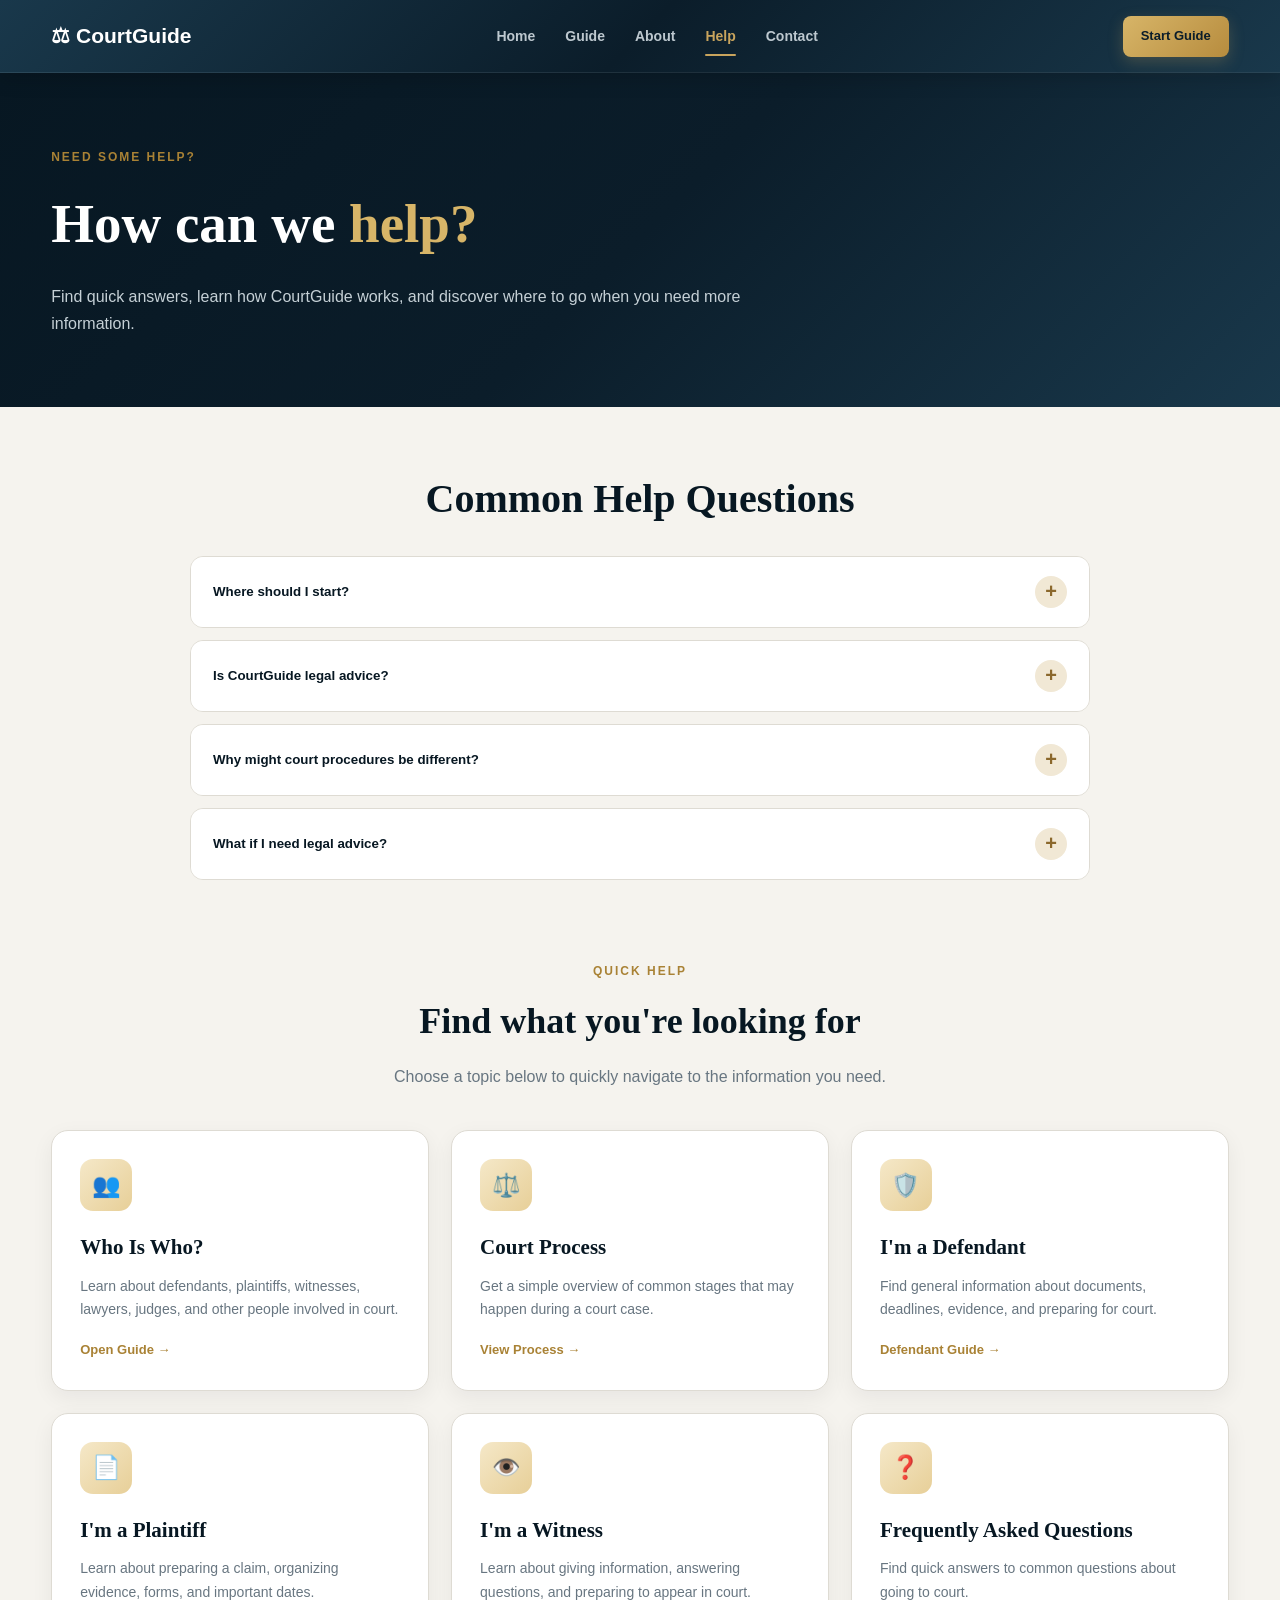
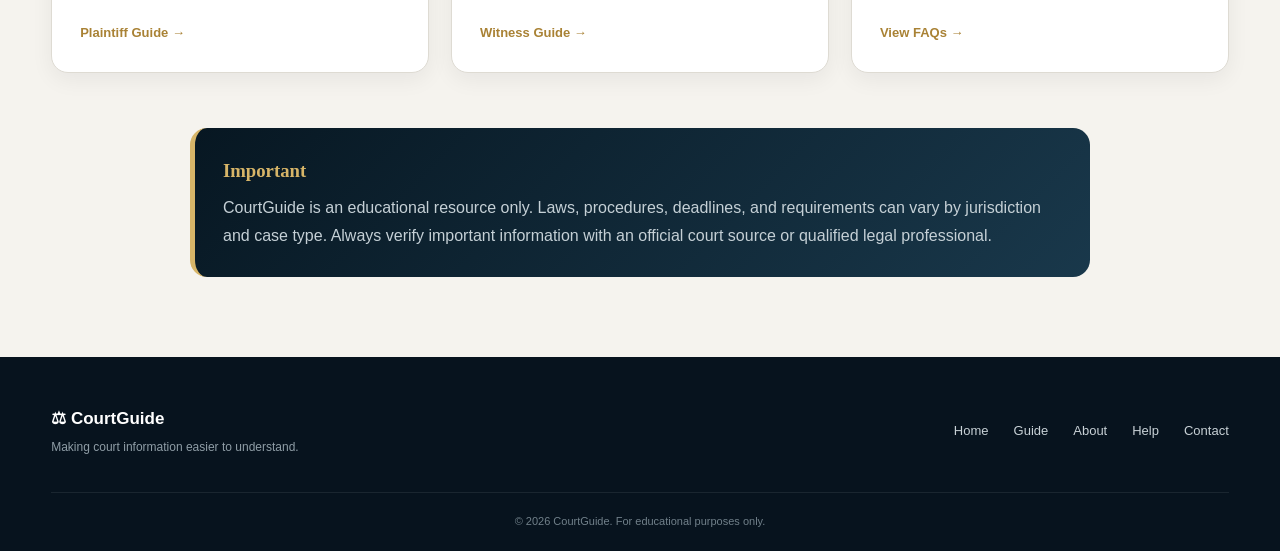
<file: CourtGuideLaw-main/CourtGuideLaw-main/Court Law Guide (2)/Court Law Guide/Help.html>
<!DOCTYPE html>

<html lang="en">

<head>
    <meta charset="UTF-8">
    <meta name="viewport" content="width=device-width, initial-scale=1.0">


<title>CourtGuide | Help</title>

<link rel="stylesheet" href="style.css">

<style>
    /* =========================
       HELP PAGE
    ========================= */

    .feature-card {
    padding: 30px;

    background: white;

    border: 1px solid #e2ded5;
    border-radius: 17px;

    box-shadow:
        0 6px 20px rgba(0, 0, 0, 0.05);

    transition: 0.25s ease;
}

.feature-card:hover {
    transform: translateY(-6px);

    border-color: #c8a45d;

    box-shadow:
        0 14px 30px rgba(0, 0, 0, 0.09);
}

    .help-page {
        background: #f5f3ee;
    }

    .help-header {
        background: linear-gradient(135deg, #071722, #0b1d2a, #19384b);
        color: white;
        padding: 70px 0;
    }

    .help-header h1 {
        margin: 0 0 15px;
        font-family: Georgia, "Times New Roman", serif;
        font-size: 55px;
    }

    .help-header h1 span {
        color: #d7b568;
    }

    .help-header p {
        max-width: 700px;
        margin: 0;
        color: #c5d0d6;
        line-height: 1.7;
    }

    .help-content {
        padding: 65px 0 80px;
    }

    .help-heading {
        text-align: center;
        max-width: 700px;
        margin: 0 auto 40px;
    }

    .eyebrow {
        display: inline-block;
        margin-bottom: 12px;
        color: #a98235;
        font-size: 12px;
        font-weight: bold;
        letter-spacing: 2px;
    }

    .help-heading h2 {
        margin: 0 0 12px;
        color: #071722;
        font-family: Georgia, "Times New Roman", serif;
        font-size: 36px;
    }

    .help-heading p {
        color: #687681;
        line-height: 1.7;
    }

    /* =========================
       HELP CARDS
    ========================= */

    .help-grid {
        display: grid;
        grid-template-columns: repeat(3, 1fr);
        gap: 22px;
    }

    .help-card {
        position: relative;
        padding: 28px;
        background: white;
        border: 1px solid #dedbd3;
        border-radius: 17px;
        text-decoration: none;
        color: inherit;
        box-shadow: 0 7px 22px rgba(7, 23, 34, 0.06);

        transition:
            transform 0.3s ease,
            box-shadow 0.3s ease,
            border-color 0.3s ease;
    }

    .help-card:hover {
        transform: translateY(-7px);
        border-color: #d7b568;
        box-shadow: 0 16px 35px rgba(7, 23, 34, 0.13);
    }

.help-icon {
    width: 52px;
    height: 52px;

    display: flex;
    align-items: center;
    justify-content: center;

    margin-bottom: 20px;

    border-radius: 13px;

    background: linear-gradient(135deg, #f5e8c8, #e7cf98);

    font-size: 23px;

    transition:
        transform 0.45s cubic-bezier(0.22, 1, 0.36, 1),
        box-shadow 0.45s ease;
}

.help-card:hover .help-icon {
    transform: translateY(-7px) scale(1.08) rotate(-6deg);

    background: linear-gradient(
                135deg,
                #d7b568,
                #f0d99d
            );

    box-shadow:
        0 8px 16px rgba(11, 29, 42, 0.12);
}
    .help-card h3 {
        margin: 0 0 10px;
        color: #071722;
        font-family: Georgia, "Times New Roman", serif;
        font-size: 21px;
    }

    .help-card p {
        margin: 0;
        color: #687681;
        font-size: 14px;
        line-height: 1.7;
    }

    .help-card span {
        display: inline-block;
        margin-top: 18px;
        color: #a98235;
        font-size: 13px;
        font-weight: bold;

        transition: transform 0.25s ease;
    }

    .help-card:hover span {
        transform: translateX(5px);
    }

    /* =========================
       FAQ HELP
    ========================= */

    .help-faq {
        max-width: 900px;
        margin: 60px auto 0;
    }

    .help-faq h2 {
        margin-bottom: 25px;
        text-align: center;
        color: #071722;
        font-family: Georgia, "Times New Roman", serif;
        font-size: 40px;
    }

    .help-question {
        width: 100%;
        padding: 19px 22px;

        display: flex;
        align-items: center;
        justify-content: space-between;

        border: none;
        background: white;

        color: #071722;
        text-align: left;
        font-weight: bold;

        cursor: pointer;
    }

    .help-faq-item {
        overflow: hidden;
        margin-bottom: 12px;

        background: white;
        border: 1px solid #dedbd3;
        border-radius: 13px;

        transition: 0.25s ease;
    }

    .help-faq-item:hover {
        border-color: #d7b568;
    }

    .help-plus {
        width: 32px;
        height: 32px;

        display: flex;
        align-items: center;
        justify-content: center;

        border-radius: 50%;
        background: #f1e8d5;
        color: #8b682c;

        font-size: 20px;

        transition: 0.25s ease;
    }

    .help-question.open .help-plus {
        transform: rotate(45deg);
        background: #d7b568;
        color: #071722;
    }

    .help-answer {
        max-height: 0;
        overflow: hidden;
        background: #faf9f5;
        transition: max-height 0.3s ease;
    }

    .help-answer p {
        margin: 0;
        padding: 0 22px 20px;

        color: #687681;
        line-height: 1.7;
        font-size: 14px;
    }

    /* =========================
       NOTICE
    ========================= */

    .help-notice {
        max-width: 900px;
        margin: 55px auto 0;

        padding: 28px;

        background: linear-gradient(135deg, #071722, #19384b);
        color: white;

        border-radius: 17px;
        border-left: 5px solid #d7b568;
    }

    .help-notice h3 {
        margin: 0 0 8px;
        color: #d7b568;
        font-family: Georgia, "Times New Roman", serif;
    }

    .help-notice p {
        margin: 0;
        color: #c5d0d6;
        line-height: 1.7;
    }

    /* =========================
       MOBILE
    ========================= */

    @media (max-width: 900px) {
        .help-grid {
            grid-template-columns: repeat(2, 1fr);
        }
    }

    @media (max-width: 600px) {
        .help-header h1 {
            font-size: 42px;
        }

        .help-grid {
            grid-template-columns: 1fr;
        }

        .help-heading h2 {
            font-size: 30px;
        }
    }
</style>


</head>

<body class="help-page">


<!-- NAVBAR -->

<header class="navbar">

    <div class="container nav-container">

        <a href="index.html" class="logo">
            ⚖ CourtGuide
        </a>

        <nav>
            <a href="index.html">
                Home
            </a>

            <a href="guide.html">
                Guide
            </a>

            <a href="about.html">
                About
            </a>

            <a href="help.html" class="active">
                Help
            </a>

            <a href="contact.html">
                Contact
            </a>

        </nav>

        <a href="guide.html" class="nav-button">
            Start Guide
        </a>

    </div>

</header>


<!-- HEADER -->

<section class="help-header">

    <div class="container">

        <span class="eyebrow">
            NEED SOME HELP?
        </span>

        <h1>
            How can we <span>help?</span>
        </h1>

        <p>
            Find quick answers, learn how CourtGuide works,
            and discover where to go when you need more
            information.
        </p>

    </div>

</section>

 <!-- FAQ -->

        <div class="help-faq">

            <h2>
                Common Help Questions
            </h2>


            <div class="help-faq-item">

                <button
                    class="help-question"
                    onclick="toggleHelpFAQ(this)"
                    type="button">

                    <span>
                        Where should I start?
                    </span>

                    <span class="help-plus">
                        +
                    </span>

                </button>

                <div class="help-answer">

                    <p>
                        If you are unsure where to begin,
                        start with the Who Is Who section
                        of the Guide. It can help you identify
                        the role that best describes your
                        situation.
                    </p>

                </div>

            </div>


            <div class="help-faq-item">

                <button
                    class="help-question"
                    onclick="toggleHelpFAQ(this)"
                    type="button">

                    <span>
                        Is CourtGuide legal advice?
                    </span>

                    <span class="help-plus">
                        +
                    </span>

                </button>

                <div class="help-answer">

                    <p>
                        No. CourtGuide provides general
                        educational information. It does not
                        replace advice from a qualified lawyer
                        or official court resource.
                    </p>

                </div>

            </div>


            <div class="help-faq-item">

                <button
                    class="help-question"
                    onclick="toggleHelpFAQ(this)"
                    type="button">

                    <span>
                        Why might court procedures be different?
                    </span>

                    <span class="help-plus">
                        +
                    </span>

                </button>

                <div class="help-answer">

                    <p>
                        Court procedures can vary depending
                        on the location, type of case, and
                        court involved. Always check the
                        official information that applies
                        to your situation.
                    </p>

                </div>

            </div>


            <div class="help-faq-item">

                <button
                    class="help-question"
                    onclick="toggleHelpFAQ(this)"
                    type="button">

                    <span>
                        What if I need legal advice?
                    </span>

                    <span class="help-plus">
                        +
                    </span>

                </button>

                <div class="help-answer">

                    <p>
                        Consider contacting a qualified legal
                        professional or an appropriate official
                        court resource for information specific
                        to your situation.
                    </p>

                </div>

            </div>

        </div>

<!-- CONTENT -->

<main class="help-content">

    <div class="container">

        <div class="help-heading">

            <span class="eyebrow">
                QUICK HELP
            </span>

            <h2>
                Find what you're looking for
            </h2>

            <p>
                Choose a topic below to quickly navigate
                to the information you need.
            </p>

        </div>


        <!-- HELP CARDS -->

        <div class="help-grid">

            <a href="guide.html?section=roles" class="help-card">

                <div class="help-icon">
                    👥
                </div>

                <h3>
                    Who Is Who?
                </h3>

                <p>
                    Learn about defendants, plaintiffs,
                    witnesses, lawyers, judges, and other
                    people involved in court.
                </p>

                <span>
                    Open Guide →
                </span>

            </a>


            <a href="guide.html?section=process" class="help-card">

                <div class="help-icon">
                    ⚖️
                </div>

                <h3>
                    Court Process
                </h3>

                <p>
                    Get a simple overview of common stages
                    that may happen during a court case.
                </p>

                <span>
                    View Process →
                </span>

            </a>


            <a href="guide.html?section=defendant" class="help-card">

                <div class="help-icon">
                    🛡️
                </div>

                <h3>
                    I'm a Defendant
                </h3>

                <p>
                    Find general information about documents,
                    deadlines, evidence, and preparing for court.
                </p>

                <span>
                    Defendant Guide →
                </span>

            </a>


            <a href="guide.html?section=plaintiff" class="help-card">

                <div class="help-icon">
                    📄
                </div>

                <h3>
                    I'm a Plaintiff
                </h3>

                <p>
                    Learn about preparing a claim, organizing
                    evidence, forms, and important dates.
                </p>

                <span>
                    Plaintiff Guide →
                </span>

            </a>


            <a href="guide.html?section=witness" class="help-card">

                <div class="help-icon">
                    👁️
                </div>

                <h3>
                    I'm a Witness
                </h3>

                <p>
                    Learn about giving information, answering
                    questions, and preparing to appear in court.
                </p>

                <span>
                    Witness Guide →
                </span>

            </a>


            <a href="guide.html?section=faq" class="help-card">

                <div class="help-icon">
                    ❓
                </div>

                <h3>
                    Frequently Asked Questions
                </h3>

                <p>
                    Find quick answers to common questions
                    about going to court.
                </p>

                <span>
                    View FAQs →
                </span>

            </a>

        </div>

<!-- NOTICE -->

        <div class="help-notice">

            <h3>
                Important
            </h3>

            <p>
                CourtGuide is an educational resource only.
                Laws, procedures, deadlines, and requirements
                can vary by jurisdiction and case type.
                Always verify important information with an
                official court source or qualified legal
                professional.
            </p>

        </div>

    </div>

</main>

<!-- FOOTER -->

 <footer>

        <div class="container">

            <div class="footer-content">

                <div>

                    <strong>
                        ⚖ CourtGuide
                    </strong>

                    <p>
                        Making court information easier to understand.
                    </p>

                </div>

                <div class="footer-links">

                    <a href="index.html">
                        Home
                    </a>

                    <a href="guide.html">
                        Guide
                    </a>

                    <a href="about.html">
                        About
                    </a>

                     <a href="Help.html">
                    Help
                    </a>
                    
                    <a href="contact.html">
                    Contact
                    </a>

                </div>

            </div>

            <div class="footer-bottom">
                © 2026 CourtGuide. For educational purposes only.
            </div>

        </div>

    </footer>

<!-- FAQ JAVASCRIPT -->

<script>

    function toggleHelpFAQ(button) {

        const answer = button.nextElementSibling;
        const isOpen = button.classList.contains("open");

        document
            .querySelectorAll(".help-question")
            .forEach(function(item) {
                item.classList.remove("open");
            });

        document
            .querySelectorAll(".help-answer")
            .forEach(function(item) {
                item.style.maxHeight = null;
            });

        if (!isOpen) {

            button.classList.add("open");

            answer.style.maxHeight =
                answer.scrollHeight + "px";

        }

    }

</script>


</body>
</html>
</file>
<file: CourtGuideLaw-main/CourtGuideLaw-main/Court Law Guide (2)/Court Law Guide/style.css>
/* =========================================================
   COURTGUIDE
========================================================= */

/* =========================
   RESET
========================= */

* {
    margin: 0;
    padding: 0;
    box-sizing: border-box;
}

html {
    scroll-behavior: smooth;
}

body {
    font-family: Arial, Helvetica, sans-serif;
    background: #f5f3ee;
    color: #26343d;
    line-height: 1.6;
}

a {
    text-decoration: none;
    color: inherit;
}

button {
    font-family: inherit;
}

img {
    max-width: 100%;
    height: auto;
}


/* =========================
   VARIABLES
========================= */

:root {
    --navy-dark: #071722;
    --navy: #0b1d2a;
    --navy-light: #19384b;

    --gold: #c8a45d;
    --gold-light: #e2ca91;
    --gold-pale: #f3ead7;

    --cream: #f5f3ee;
    --white: #ffffff;

    --text: #26343d;
    --muted: #687681;
    --border: #dedbd3;

    --green: #3c9b72;
    --red: #c95c5c;
    --yellow: #d7a83f;

    --shadow-sm: 0 4px 12px rgba(0, 0, 0, 0.05);
    --shadow-md: 0 8px 25px rgba(0, 0, 0, 0.07);
    --shadow-lg: 0 15px 35px rgba(0, 0, 0, 0.11);

    --radius-sm: 8px;
    --radius-md: 12px;
    --radius-lg: 16px;
}


/* =========================
   CONTAINER
========================= */

.container {
    width: min(92%, 1180px);
    margin: 0 auto;
}


/* =========================================================
   NAVBAR
========================================================= */

.navbar {
    position: sticky;
    top: 0;
    z-index: 1000;

    background: linear-gradient(
        135deg,
        var(--navy-light),
        var(--navy),
        var(--navy-light)
    );

    color: white;

    border-bottom: 1px solid rgba(255, 255, 255, 0.08);

    box-shadow:
        0 4px 20px rgba(0, 0, 0, 0.18);
}

.nav-container {
    min-height: 72px;

    display: flex;
    align-items: center;
    justify-content: space-between;

    gap: 30px;
}

.logo {
    display: inline-flex;
    align-items: center;

    color: white;

    font-size: 21px;
    font-weight: 700;

    transition: 0.25s ease;
}

.logo:hover {
    color: var(--gold-light);
}


/* Navigation */

nav {
    display: flex;
    align-items: center;
    gap: 30px;
}

nav a {
    position: relative;

    color: #bdc8cf;

    font-size: 14px;
    font-weight: 600;

    padding: 25px 0;

    transition: 0.25s ease;
}

nav a:hover {
    color: white;
}

nav a.active {
    color: var(--gold);
}

nav a.active::after {
    content: "";

    position: absolute;
    left: 0;
    right: 0;
    bottom: 16px;

    height: 2px;

    background: var(--gold);
    border-radius: 10px;
}


/* Navbar CTA */

.nav-button {
    display: inline-flex;
    align-items: center;
    justify-content: center;

    padding: 10px 18px;

    border-radius: var(--radius-sm);

    background: linear-gradient(
        135deg,
        #d7b568,
        #b78c3e
    );

    color: #0b1d2a;

    font-size: 13px;
    font-weight: 700;

    box-shadow:
        0 5px 15px rgba(200, 164, 93, 0.25);

    transition: 0.25s ease;
}

.nav-button:hover {
    color: #071722;

    transform: translateY(-2px);

    box-shadow:
        0 8px 20px rgba(200, 164, 93, 0.35);
}


/* =========================================================
   GENERAL BUTTONS
========================================================= */

.button,
.primary-button,
.secondary-button {
    display: inline-flex;
    align-items: center;
    justify-content: center;

    min-height: 46px;
    padding: 12px 22px;

    border-radius: 9px;

    font-size: 14px;
    font-weight: 700;

    cursor: pointer;

    transition:
        transform 0.25s ease,
        box-shadow 0.25s ease,
        background 0.25s ease,
        color 0.25s ease,
        border-color 0.25s ease;
}

.primary-button {
    background: linear-gradient(
        135deg,
        #d7b568,
        #b78c3e
    );

    color: #0b1d2a;

    box-shadow:
        0 6px 18px rgba(200, 164, 93, 0.25);
}

.primary-button:hover {
    transform: translateY(-3px);

    background: linear-gradient(
        135deg,
        #e5ca8b,
        #c49b4d
    );

    box-shadow:
        0 10px 24px rgba(200, 164, 93, 0.3);
}

.secondary-button {
    border: 1px solid rgba(255, 255, 255, 0.3);

    background: rgba(255, 255, 255, 0.04);

    color: white;
}

.secondary-button:hover {
    transform: translateY(-3px);

    border-color: var(--gold);

    background: rgba(200, 164, 93, 0.1);

    color: var(--gold-light);
}

.button {
    border: none;

    background: var(--gold);

    color: var(--navy);
}

.button:hover {
    transform: translateY(-3px);
    box-shadow: var(--shadow-md);
}


/* =========================================================
   HERO
========================================================= */

.hero {
    position: relative;
    overflow: hidden;

    background:
        radial-gradient(
            circle at 80% 20%,
            rgba(200, 164, 93, 0.12),
            transparent 30%
        ),
        linear-gradient(
            135deg,
            var(--navy-dark),
            var(--navy),
            var(--navy-light)
        );

    color: white;

    padding: 105px 0;
}

.hero::after {
    content: "";

    position: absolute;

    width: 350px;
    height: 350px;

    right: -150px;
    bottom: -180px;

    border-radius: 50%;

    background: rgba(200, 164, 93, 0.06);
}

.hero .container {
    position: relative;
    z-index: 1;
}

.eyebrow {
    display: inline-block;

    margin-bottom: 15px;

    color: var(--gold);

    font-size: 11px;
    font-weight: 800;

    letter-spacing: 2px;
}

.hero h1 {
    max-width: 850px;

    margin-bottom: 24px;

    font-family: Georgia, "Times New Roman", serif;

    font-size: clamp(44px, 7vw, 72px);

    line-height: 1.05;

    letter-spacing: -1px;
}

.hero h1 span {
    display: block;
    color: var(--gold);
}

.hero p {
    max-width: 680px;

    margin-bottom: 30px;

    color: #bdc8cf;

    font-size: 16px;
    line-height: 1.8;
}

.hero-buttons {
    display: flex;
    flex-wrap: wrap;
    gap: 14px;
}


/* =========================================================
   SECTIONS
========================================================= */

.section {
    padding: 85px 0;
}

.alternate-section {
    background: #ffffff;
}

.section-heading {
    max-width: 700px;

    margin: 0 auto 45px;

    text-align: center;
}

.section-heading h2 {
    margin-bottom: 12px;

    color: var(--navy);

    font-family: Georgia, "Times New Roman", serif;

    font-size: clamp(32px, 5vw, 44px);

    line-height: 1.15;
}

.section-heading p {
    color: var(--muted);
}


/* =========================================================
   HOME CARDS
========================================================= */

.info-card-grid {
    display: grid;
    grid-template-columns: repeat(3, 1fr);
    gap: 22px;
}

.guide-card {
    position: relative;
    overflow: hidden;

    width: 100%;

    background: white;

    border: 1px solid #e2ded5;

    border-radius: var(--radius-lg);

    padding: 27px;

    box-shadow: var(--shadow-sm);

    cursor: pointer;

    text-align: left;

    font-family: inherit;

    transition:
        transform 0.3s ease,
        border-color 0.3s ease,
        box-shadow 0.3s ease,
        background 0.3s ease;
}

.guide-card::before {
    content: "";

    position: absolute;

    top: 0;
    left: 0;

    width: 100%;
    height: 4px;

    background: linear-gradient(
        90deg,
        var(--gold),
        var(--gold-light)
    );
}

.guide-card:hover {
    transform: translateY(-7px);

    border-color: var(--gold);

    box-shadow: var(--shadow-lg);
}

.home-card {
    display: block;
    min-height: 225px;
}


/* =========================
   GUIDE ICON HOVER
========================= */

.organize-button-container {
    margin-top: 18px;
    position: relative;
    z-index: 2;
}

.organize-button {
    display: inline-block;
    padding: 10px 16px;
    background: #0b1d2a;
    color: white;
    border-radius: 10px;
    text-decoration: none;
    font-size: 13px;
    font-weight: bold;
    transition: 0.25s ease;
}

.organize-button:hover {
    transform: translateY(-3px);
    background: #d7b568;
    color: #071722;
}

.guide-icon {
    width: 52px;
    height: 52px;
    display: flex;
    align-items: center;
    justify-content: center;
    margin-bottom: 18px;
    border-radius: 14px;

    background: linear-gradient(135deg, #f5e8c8, #e7cf98);
    color: #0b1d2a;
    font-size: 23px;

    box-shadow: 0 5px 12px rgba(11, 29, 42, 0.10);

    transform: translateY(0) scale(1) rotate(0deg);

    transition:
        transform 0.45s cubic-bezier(0.22, 1, 0.36, 1),
        background 0.45s ease,
        box-shadow 0.45s ease;
}

.guide-card:hover .guide-icon {
    transform: translateY(-7px) scale(1.08) rotate(-6deg);

    background: linear-gradient(135deg, #d7b568, #f0d99d);

    box-shadow: 0 12px 24px rgba(11, 29, 42, 0.20);
}
.guide-card h3 {
    margin-bottom: 10px;

    color: var(--navy);

    font-family: Georgia, "Times New Roman", serif;

    font-size: 21px;

    transition: 0.25s ease;
}

.guide-card p {
    color: var(--muted);

    font-size: 13px;

    line-height: 1.7;
}

.card-link {
    display: inline-block;

    margin-top: 17px;

    color: #9b742e;

    font-size: 12px;
    font-weight: 700;

    transition: 0.25s ease;
}

.guide-card:hover .card-link {
    color: var(--navy);
}

.dark-card {
    background: white;
}

.dark-card .guide-icon {
    background: rgba(215, 181, 104, 0.15);
    color: var(--gold);
}

.dark-card .card-link {
    color: var(--gold);
}


/* =========================================================
   CARD ARROW
========================================================= */

.guide-card::after {
    content: "→";

    position: absolute;

    top: 20px;
    right: 20px;

    width: 32px;
    height: 32px;

    display: flex;
    align-items: center;
    justify-content: center;

    border-radius: 50%;

    background: #f3ead7;

    color: #8b682c;

    transition:
        transform 0.3s ease,
        background 0.3s ease,
        color 0.3s ease;
}

.guide-card:hover::after {
    transform: translateX(5px);

    background: #d7b568;

    color: #071722;
}


/* =========================================================
   CARD MORE INFORMATION
========================================================= */

.more-info {
    max-height: 0;

    opacity: 0;

    overflow: hidden;

    margin-top: 0;

    color: #52616b;

    font-size: 13px;

    line-height: 1.6;

    transform: translateY(-8px);

    transition:
        max-height 0.45s ease,
        opacity 0.35s ease,
        margin-top 0.35s ease,
        transform 0.35s ease;
}

.guide-card:hover .more-info {
    max-height: 120px;

    opacity: 1;

    margin-top: 15px;

    transform: translateY(0);
}

.card-action {
    display: block;

    margin-top: 16px;

    color: #9a7735;

    font-size: 13px;
    font-weight: 700;

    transition:
        transform 0.3s ease,
        color 0.3s ease;
}

.guide-card:hover .card-action {
    transform: translateX(5px);

    color: var(--navy);
}


/* =========================================================
   ORGANIZE BUTTON
========================================================= */

.organize-button-container {
    margin-top: 18px;
}

.organize-button {
    display: inline-flex;
    align-items: center;
    justify-content: center;

    padding: 11px 18px;

    background: linear-gradient(
        135deg,
        #19384b,
        #0b1d2a
    );

    color: white;

    border-radius: 10px;

    text-decoration: none;

    font-size: 13px;
    font-weight: bold;

    box-shadow:
        0 5px 14px rgba(11, 29, 42, 0.15);

    transition:
        transform 0.25s ease,
        box-shadow 0.25s ease,
        background 0.25s ease;
}

.organize-button:hover {
    transform: translateY(-3px);

    background: linear-gradient(
        135deg,
        #d7b568,
        #c8a45d
    );

    color: #071722;

    box-shadow:
        0 9px 20px rgba(11, 29, 42, 0.18);
}


/* =========================================================
   QUICK HELP
========================================================= */

.two-column {
    display: grid;

    grid-template-columns: 1fr 1fr;

    align-items: center;

    gap: 60px;
}

.two-column h2 {
    margin-bottom: 15px;

    color: var(--navy);

    font-family: Georgia, "Times New Roman", serif;

    font-size: 40px;

    line-height: 1.15;
}

.two-column > div:first-child p {
    max-width: 560px;
    color: var(--muted);
}

.quick-links {
    display: flex;
    flex-direction: column;
    gap: 12px;
}

.quick-link {
    display: flex;
    align-items: center;

    gap: 15px;

    padding: 17px 18px;

    background: white;

    border: 1px solid var(--border);

    border-radius: 12px;

    box-shadow: var(--shadow-sm);

    transition:
        transform 0.25s ease,
        border-color 0.25s ease,
        box-shadow 0.25s ease;
}

.quick-link:hover {
    transform: translateX(6px);

    border-color: var(--gold);

    box-shadow: var(--shadow-md);
}

.quick-link > span {
    width: 44px;
    height: 44px;

    display: flex;
    align-items: center;
    justify-content: center;

    flex-shrink: 0;

    border-radius: 10px;

    background: var(--gold-pale);

    font-size: 20px;

    transition:
        transform 0.3s ease,
        background 0.3s ease,
        box-shadow 0.3s ease;
}

.quick-link:hover > span {
    transform:
        translateY(-4px)
        scale(1.08)
        rotate(-4deg);

    background: #d7b568;

    box-shadow:
        0 8px 16px rgba(11, 29, 42, 0.12);
}

.quick-link div {
    flex: 1;
}

.quick-link strong {
    display: block;

    color: var(--navy);

    font-size: 14px;
}

.quick-link small {
    color: var(--muted);
    font-size: 11px;
}

.quick-link b {
    color: var(--gold);
    font-size: 20px;
}


/* =========================================================
   DISCLAIMER
========================================================= */

.disclaimer-box,
.process-note {
    padding: 28px;

    border-left: 5px solid #d7b568;

    background:
        linear-gradient(
            135deg,
            var(--navy-dark),
            var(--navy-light)
        );

    color: white;

    border-radius: var(--radius-lg);

    box-shadow: var(--shadow-md);
}

.disclaimer-box h3,
.process-note h3 {
    margin-bottom: 8px;

    font-family: Georgia, "Times New Roman", serif;

    font-size: 22px;
}

.disclaimer-box p,
.process-note p {
    color: #c5d0d6;
    line-height: 1.75;
}


/* =========================================================
   GUIDE PAGE
========================================================= */

.guide-page {
    background: var(--cream);
}

.guide-header {
    position: relative;
    overflow: hidden;

    background:
        radial-gradient(
            circle at 85% 20%,
            rgba(200, 164, 93, 0.13),
            transparent 30%
        ),
        linear-gradient(
            135deg,
            var(--navy-dark),
            var(--navy),
            var(--navy-light)
        );

    color: white;

    padding: 75px 0;
}

.guide-header h1 {
    margin-bottom: 15px;

    font-family: Georgia, "Times New Roman", serif;

    font-size: clamp(42px, 6vw, 58px);

    line-height: 1.1;
}

.guide-header h1 span {
    color: var(--gold);
}

.guide-header p {
    max-width: 700px;

    color: #c5d0d6;

    line-height: 1.8;
}

.guide-content {
    padding: 60px 0 90px;
}


/* =========================================================
   GUIDE TABS
========================================================= */

.guide-tabs {
    display: flex;

    justify-content: center;
    align-items: center;

    flex-wrap: wrap;

    gap: 10px;

    margin-bottom: 32px;
}

.guide-tab {
    position: relative;

    min-width: 125px;

    padding: 13px 19px;

    border: 2px solid #ddd8ce;

    border-radius: 11px;

    background: white;

    color: #52616b;

    font-size: 13px;
    font-weight: 700;

    cursor: pointer;

    transition: 0.25s ease;
}

.guide-tab:hover {
    background: #faf6eb;

    border-color: var(--gold);

    color: #8b682c;

    transform: translateY(-2px);

    box-shadow: var(--shadow-sm);
}

.guide-tab.active {
    background:
        linear-gradient(
            135deg,
            var(--navy-light),
            var(--navy)
        );

    border-color: var(--navy);

    color: white;

    box-shadow:
        0 8px 20px rgba(11, 29, 42, 0.2);

    transform: translateY(-2px);
}

.guide-tab.active::after {
    content: "";

    position: absolute;

    left: 25%;
    right: 25%;

    bottom: -7px;

    height: 3px;

    border-radius: 10px;

    background: var(--gold);
}


/* =========================================================
   GUIDE SECTIONS
========================================================= */

.guide-section {
    display: none;

    max-width: 1100px;

    margin: 0 auto;

    padding: 38px;

    background: white;

    border: 1px solid var(--border);

    border-radius: var(--radius-lg);

    box-shadow: var(--shadow-md);

    animation: guideFade 0.3s ease;
}

.guide-section.active {
    display: block;
}

@keyframes guideFade {
    from {
        opacity: 0;
        transform: translateY(8px);
    }

    to {
        opacity: 1;
        transform: translateY(0);
    }
}

.guide-section > h2 {
    margin-bottom: 10px;

    color: var(--navy);

    font-family: Georgia, "Times New Roman", serif;

    font-size: 35px;

    line-height: 1.2;
}

.guide-intro {
    margin-bottom: 30px;

    color: var(--muted);

    line-height: 1.75;
}


/* =========================================================
   GUIDE CARDS
========================================================= */

.guide-cards {
    display: grid;

    grid-template-columns: repeat(3, 1fr);

    gap: 20px;
}

.guide-cards .guide-card {
    min-height: 205px;
}

.guide-cards .guide-card:hover {
    transform: translateY(-5px);
}


/* Warning */

.guide-card.warning {
    background: #fff8e8;
    border-color: #ead8aa;
}

.guide-card.warning::before {
    background: var(--yellow);
}


/* Success */

.guide-card.success {
    background: #f0faf5;
    border-color: #c9e4d5;
}

.guide-card.success::before {
    background: var(--green);
}


/* =========================================================
   FAQ
========================================================= */

.faq-list {
    display: flex;
    flex-direction: column;

    gap: 12px;
}

.faq-item {
    overflow: hidden;

    border: 1px solid var(--border);

    border-radius: 12px;

    background: white;

    transition:
        border-color 0.25s ease,
        box-shadow 0.25s ease;
}

.faq-item:hover {
    border-color: var(--gold);

    box-shadow: var(--shadow-sm);
}

.faq-question {
    width: 100%;

    min-height: 64px;

    display: flex;
    align-items: center;
    justify-content: space-between;

    gap: 20px;

    padding: 16px 19px;

    border: none;

    background: white;

    color: var(--navy);

    text-align: left;

    font-size: 14px;
    font-weight: 700;

    cursor: pointer;

    transition:
        background 0.25s ease;
}

.faq-question:hover {
    background: #faf8f2;
}

.faq-question > span:first-child {
    flex: 1;
}

.faq-question > span:last-child {
    width: 34px;
    height: 34px;

    display: flex;
    align-items: center;
    justify-content: center;

    flex-shrink: 0;

    border-radius: 50%;

    background: var(--gold-pale);

    color: #8b682c;

    font-size: 21px;

    transition:
        transform 0.3s ease,
        background 0.3s ease,
        color 0.3s ease;
}

.faq-item.open .faq-question > span:last-child {
    transform: rotate(45deg);

    background: var(--gold);

    color: var(--navy);
}

.faq-answer {
    display: block;

    height: 0;

    overflow: hidden;

    padding: 0 20px;

    background: #faf9f5;

    color: var(--muted);

    font-size: 14px;

    line-height: 1.75;

    transition:
        height 0.4s ease,
        padding-bottom 0.4s ease;
}

.faq-answer p {
    margin: 0;
}


/* =========================================================
   CONTACT PAGE
========================================================= */

.contact-page {
    max-width: 1100px;

    margin: 0 auto;

    padding: 80px 25px;
}

.contact-hero {
    max-width: 700px;

    margin: 0 auto 45px;

    text-align: center;
}

.contact-hero h1 {
    margin: 12px 0 18px;

    color: #061b2f;

    font-family: Georgia, "Times New Roman", serif;

    font-size: clamp(34px, 5vw, 56px);
}

.contact-hero p {
    color: #6d7982;

    font-size: 16px;

    line-height: 1.8;
}

.contact-container {
    display: grid;

    grid-template-columns: repeat(3, 1fr);

    gap: 20px;
}

.contact-card {
    padding: 30px 25px;

    background: white;

    border: 1px solid #dedbd3;

    border-radius: 16px;

    text-align: center;

    transition:
        transform 0.3s ease,
        box-shadow 0.3s ease,
        border-color 0.3s ease;
}

.contact-card:hover {
    transform: translateY(-6px);

    border-color: var(--gold);

    box-shadow:
        0 12px 28px rgba(6, 27, 47, 0.10);
}

.contact-icon {
    width: 60px;
    height: 60px;

    display: flex;
    align-items: center;
    justify-content: center;

    margin: 0 auto 20px;

    border-radius: 50%;

    background: #f3ead7;

    font-size: 26px;

    transition:
        transform 0.3s ease,
        background 0.3s ease,
        box-shadow 0.3s ease;
}

.contact-card:hover .contact-icon {
    transform:
        translateY(-5px)
        scale(1.1)
        rotate(5deg);

    background: #d7b568;

    box-shadow:
        0 8px 18px rgba(11, 29, 42, 0.15);
}

.contact-card h2 {
    margin-bottom: 14px;

    color: #061b2f;

    font-family: Georgia, "Times New Roman", serif;

    font-size: 24px;
}

.contact-card p {
    color: #6d7982;

    font-size: 14px;

    line-height: 1.8;
}

.contact-link {
    display: inline-block;

    margin-top: 12px;

    color: #9b7737;

    font-weight: 700;

    word-break: break-word;

    transition:
        color 0.25s ease,
        transform 0.25s ease;
}

.contact-link:hover {
    color: var(--navy);

    transform: translateY(-2px);
}

.contact-message {
    max-width: 700px;

    margin: 45px auto 0;

    padding: 35px 25px;

    border-radius: 16px;

    background: #061b2f;

    text-align: center;
}

.contact-message h2 {
    margin-bottom: 12px;

    color: #d7b568;

    font-family: Georgia, "Times New Roman", serif;
}

.contact-message p {
    margin: 0;

    color: #f5f3ee;

    line-height: 1.8;
}


/* =========================================================
   ABOUT PAGE
========================================================= */

.about-page {
    background: #f5f3ee;
    color: #263640;
}


/* About Hero */

.about-hero {
    position: relative;
    overflow: hidden;

    background:
        linear-gradient(
            135deg,
            #071722 0%,
            #0b1d2a 55%,
            #19384b 100%
        );

    color: white;

    padding: 85px 0;
}

.about-hero::after {
    content: "⚖";

    position: absolute;

    right: 8%;
    top: 50%;

    transform: translateY(-50%);

    font-size: 220px;

    color: rgba(215, 181, 104, 0.06);

    pointer-events: none;
}

.about-hero-content {
    max-width: 850px;

    position: relative;

    z-index: 1;
}

.about-hero h1 {
    margin: 12px 0 18px;

    font-family:
        Georgia,
        "Times New Roman",
        serif;

    font-size: clamp(42px, 6vw, 64px);

    line-height: 1.08;

    letter-spacing: -1px;
}

.about-hero h1 span {
    color: #d7b568;
}

.about-hero p {
    max-width: 700px;

    margin: 0;

    color: #c5d0d6;

    font-size: 17px;

    line-height: 1.8;
}


/* Purpose */

.purpose-section {
    padding: 80px 0;

    background: #f5f3ee;
}

.purpose-grid {
    display: grid;

    grid-template-columns: 0.9fr 1.1fr;

    gap: 70px;

    align-items: center;
}

.purpose-heading h2 {
    margin: 12px 0 0;

    color: #0b1d2a;

    font-family:
        Georgia,
        "Times New Roman",
        serif;

    font-size: 38px;

    line-height: 1.2;
}

.purpose-text {
    padding-left: 35px;

    border-left: 3px solid #d7b568;
}

.purpose-text p {
    margin: 0 0 18px;

    color: #687681;

    line-height: 1.8;

    font-size: 15px;
}

.purpose-text p:last-child {
    margin-bottom: 0;
}


/* About Sections */

.about-section {
    padding: 80px 0;
}

.about-section.light {
    background: #ffffff;
}

.about-section.dark {
    background:
        linear-gradient(
            135deg,
            #071722,
            #0b1d2a
        );
}

.about-section-heading {
    max-width: 700px;

    margin-bottom: 40px;
}

.about-section-heading h2 {
    margin: 10px 0 12px;

    color: #0b1d2a;

    font-family:
        Georgia,
        "Times New Roman",
        serif;

    font-size: 38px;

    line-height: 1.2;
}

.about-section-heading p {
    margin: 0;

    color: #687681;

    line-height: 1.7;
}

.dark .about-section-heading h2 {
    color: white;
}

.dark .about-section-heading p {
    color: #c5d0d6;
}


/* Audience */

.audience-grid {
    display: grid;

    grid-template-columns: repeat(4, 1fr);

    gap: 20px;
}

.audience-card {
    position: relative;

    display: block;

    padding: 28px;

    background: white;

    color: inherit;

    text-decoration: none;

    cursor: pointer;

    border: 1px solid #e2ded5;

    border-radius: 16px;

    box-shadow:
        0 6px 20px rgba(0, 0, 0, 0.05);

    transition:
        transform 0.25s ease,
        box-shadow 0.25s ease,
        border-color 0.25s ease;
}

.audience-card:hover {
    transform: translateY(-7px);

    border-color: #c8a45d;

    box-shadow:
        0 15px 32px rgba(11, 29, 42, 0.12);
}

.audience-number {
    display: inline-flex;

    width: 40px;
    height: 40px;

    align-items: center;
    justify-content: center;

    margin-bottom: 22px;

    border-radius: 10px;

    background: #f3ead7;

    color: #8b682c;

    font-size: 13px;
    font-weight: bold;
}

.audience-card h3 {
    margin: 0 0 10px;

    color: #0b1d2a;

    font-family:
        Georgia,
        "Times New Roman",
        serif;

    font-size: 21px;
}

.audience-card p {
    margin: 0;

    color: #687681;

    font-size: 14px;

    line-height: 1.7;
}


/* Feature Cards */

.feature-grid {
    display: grid;

    grid-template-columns: repeat(3, 1fr);

    gap: 22px;
}

.feature-card {
    padding: 30px;

    background: white;

    border: 1px solid #e2ded5;

    border-radius: 17px;

    box-shadow:
        0 6px 20px rgba(0, 0, 0, 0.05);

    transition:
        transform 0.25s ease,
        border-color 0.25s ease,
        box-shadow 0.25s ease;
}

.feature-card:hover {
    transform: translateY(-6px);

    border-color: #c8a45d;

    box-shadow:
        0 14px 30px rgba(0, 0, 0, 0.09);
}


/* About icon hover */

.feature-icon {
    width: 52px;
    height: 52px;

    display: flex;
    align-items: center;
    justify-content: center;

    margin-bottom: 20px;

    border-radius: 13px;

    background: #f3ead7;

    font-size: 23px;

    transition:
        transform 0.45s cubic-bezier(0.22, 1, 0.36, 1),
        box-shadow 0.45s ease;
}

.feature-card:hover .feature-icon {
    transform:
        translateY(-7px)
        scale(1.08)
        rotate(-6deg);

    /* Keeps the original cream icon background */
    background: #f3ead7;

    box-shadow:
        0 8px 16px rgba(11, 29, 42, 0.12);
}

.feature-card h3 {
    margin: 0 0 10px;

    color: #0b1d2a;

    font-family:
        Georgia,
        "Times New Roman",
        serif;

    font-size: 21px;
}

.feature-card p {
    margin: 0;

    color: #687681;

    line-height: 1.7;

    font-size: 14px;
}


/* How It Works */

.how-grid {
    display: grid;

    grid-template-columns: repeat(3, 1fr);

    gap: 22px;
}

.how-card {
    position: relative;

    padding: 30px;

    background: #ffffff;

    border-radius: 17px;

    border: 1px solid #dedbd3;

    overflow: hidden;
}

.how-card::before {
    content: "";

    position: absolute;

    left: 0;
    top: 0;

    width: 100%;
    height: 4px;

    background: #d7b568;
}

.how-number {
    display: block;

    margin-bottom: 25px;

    color: #b38d46;

    font-size: 13px;
    font-weight: bold;

    letter-spacing: 1px;
}

.how-card h3 {
    margin: 0 0 10px;

    color: #0b1d2a;

    font-family:
        Georgia,
        "Times New Roman",
        serif;

    font-size: 23px;
}

.how-card p {
    margin: 0;

    color: #687681;

    line-height: 1.7;

    font-size: 14px;
}


/* About Disclaimer */

.about-disclaimer {
    padding: 70px 0;

    background: #f5f3ee;
}

.about-disclaimer-box {
    max-width: 950px;

    margin: auto;

    padding: 35px 40px;

    background:
        linear-gradient(
            135deg,
            #071722,
            #19384b
        );

    border: 1px solid #ead8aa;

    border-left: 5px solid #d7b568;

    border-radius: 16px;

    box-shadow:
        0 8px 25px rgba(0, 0, 0, 0.05);
}

.about-disclaimer-box h2 {
    margin: 0 0 12px;

    color: #d7b568;

    font-family:
        Georgia,
        "Times New Roman",
        serif;

    font-size: 27px;
}

.about-disclaimer-box p {
    margin: 0 0 12px;

    color: #c5d0d6;

    line-height: 1.7;

    font-size: 14px;
}

.about-disclaimer-box p:last-child {
    margin-bottom: 0;
}


/* About CTA */

.about-cta {
    padding: 70px 0;

    background:
        linear-gradient(
            135deg,
            #071722,
            #19384b
        );

    text-align: center;
}

.about-cta h2 {
    margin: 0 0 12px;

    color: white;

    font-family:
        Georgia,
        "Times New Roman",
        serif;

    font-size: 36px;
}

.about-cta p {
    max-width: 600px;

    margin: 0 auto 25px;

    color: #c5d0d6;

    line-height: 1.7;
}

.about-cta-button {
    display: inline-block;

    padding: 14px 25px;

    background: #d7b568;

    color: #0b1d2a;

    border-radius: 10px;

    text-decoration: none;

    font-weight: bold;

    transition: 0.25s ease;
}

.about-cta-button:hover {
    background: #e5c77f;

    transform: translateY(-2px);
}


/* =========================================================
   FOOTER
========================================================= */

footer {
    background: #07131e;

    color: white;

    padding: 48px 0 20px;
}

.footer {
    padding: 45px 0 20px;

    background: #06131d;

    color: #c8d1d6;
}

.footer-content {
    display: flex;

    align-items: center;
    justify-content: space-between;

    gap: 30px;
}

.footer-content strong {
    font-size: 17px;
}

.footer-content p {
    margin-top: 6px;

    color: #8f9da6;

    font-size: 12px;
}

.footer .logo {
    color: white;
    text-decoration: none;
}

.footer p {
    color: #8f9da5;
}

.footer-links {
    display: flex;

    gap: 25px;
}

.footer-links a {
    color: #c8d1d6;

    font-size: 13px;

    transition: 0.2s ease;
}

.footer-links a:hover {
    color: var(--gold);
}

.footer-bottom {
    margin-top: 35px;

    padding-top: 20px;

    border-top:
        1px solid rgba(255, 255, 255, 0.08);

    color: #71808a;

    font-size: 11px;

    text-align: center;
}


/* =========================================================
   EXTRA
========================================================= */

.mixboyzzz a {
    transform: translateX(120px);

    font-family:
        "Courier New",
        Courier,
        monospace;
}


/* =========================================================
   RESPONSIVE — TABLET
========================================================= */

@media (max-width: 900px) {

    .info-card-grid,
    .guide-cards {
        grid-template-columns: repeat(2, 1fr);
    }

    .two-column {
        grid-template-columns: 1fr;

        gap: 35px;
    }

    .hero {
        padding: 80px 0;
    }

    .nav-container {
        gap: 18px;
    }

    nav {
        gap: 20px;
    }

    .contact-container {
        grid-template-columns: repeat(2, 1fr);
    }

    .purpose-grid {
        grid-template-columns: 1fr;

        gap: 35px;
    }

    .purpose-text {
        padding-left: 25px;
    }

    .audience-grid {
        grid-template-columns: repeat(2, 1fr);
    }

    .feature-grid,
    .how-grid {
        grid-template-columns: 1fr;
    }
}


/* =========================================================
   RESPONSIVE — MOBILE
========================================================= */

@media (max-width: 600px) {

    .container {
        width: 92%;
    }


    /* Navbar */

    .nav-container {
        min-height: auto;

        flex-wrap: wrap;

        padding: 15px 0;
    }

    .logo {
        font-size: 19px;
    }

    nav {
        order: 3;

        width: 100%;

        justify-content: center;

        gap: 25px;
    }

    nav a {
        padding: 8px 0;
    }

    nav a.active::after {
        bottom: 0;
    }

    .nav-button {
        padding: 9px 14px;

        font-size: 12px;
    }


    /* Hero */

    .hero {
        padding: 65px 0;
    }

    .hero h1 {
        font-size: 43px;
    }

    .hero p {
        font-size: 14px;
    }

    .hero-buttons {
        flex-direction: column;
    }

    .primary-button,
    .secondary-button {
        width: 100%;
    }


    /* Sections */

    .section {
        padding: 60px 0;
    }

    .section-heading {
        margin-bottom: 30px;
    }

    .section-heading h2 {
        font-size: 34px;
    }


    /* Cards */

    .info-card-grid,
    .guide-cards {
        grid-template-columns: 1fr;
    }

    .home-card {
        min-height: auto;
    }


    /* Guide */

    .guide-header {
        padding: 55px 0;
    }

    .guide-header h1 {
        font-size: 42px;
    }

    .guide-content {
        padding: 40px 0 60px;
    }

    .guide-tabs {
        display: grid;

        grid-template-columns: 1fr 1fr;

        width: 100%;
    }

    .guide-tab {
        width: 100%;

        min-width: 0;

        padding: 12px 8px;

        font-size: 12px;
    }

    .guide-section {
        padding: 23px 18px;
    }

    .guide-section > h2 {
        font-size: 30px;
    }


    /* Quick help */

    .two-column h2 {
        font-size: 34px;
    }


    /* About */

    .about-hero {
        padding: 65px 0;
    }

    .about-hero h1 {
        font-size: 42px;
    }

    .about-hero::after {
        display: none;
    }

    .purpose-section,
    .about-section {
        padding: 60px 0;
    }

    .purpose-heading h2,
    .about-section-heading h2 {
        font-size: 31px;
    }

    .audience-grid {
        grid-template-columns: 1fr;
    }

    .about-disclaimer {
        padding: 50px 0;
    }

    .about-disclaimer-box {
        padding: 25px;
    }

    .about-cta h2 {
        font-size: 30px;
    }


    /* Contact */

    .contact-page {
        padding: 55px 20px;
    }

    .contact-container {
        grid-template-columns: 1fr;
    }

    .contact-card {
        padding: 25px 20px;
    }


    /* Footer */

    .footer-content {
        flex-direction: column;

        text-align: center;
    }

    .footer-links {
        gap: 20px;

        flex-wrap: wrap;

        justify-content: center;
    }
}


/* =========================================================
   ACCESSIBILITY
========================================================= */

button:focus-visible,
a:focus-visible {
    outline:
        3px solid rgba(200, 164, 93, 0.55);

    outline-offset: 3px;
}


/* =========================================================
   REDUCED MOTION
========================================================= */

@media (prefers-reduced-motion: reduce) {

    *,
    *::before,
    *::after {
        scroll-behavior: auto !important;

        transition-duration: 0.01ms !important;

        animation-duration: 0.01ms !important;
    }

    .guide-icon {
        animation: none;
    }

    .guide-card:hover .guide-icon {
        transform: none;
    }

    .more-info,
    .contact-icon,
    .quick-link > span,
    .feature-icon {
        transition: none;
    }
}


.guide-icon,
.feature-icon,
.help-icon,
.contact-icon {
    transition:
        transform 0.45s cubic-bezier(0.22, 1, 0.36, 1),
        box-shadow 0.45s ease;
}

.guide-card:hover .guide-icon,
.feature-card:hover .feature-icon,
.help-card:hover .help-icon,
.contact-card:hover .contact-icon {
    transform: translateY(-7px) scale(1.08) rotate(-6deg);
}
</file>
